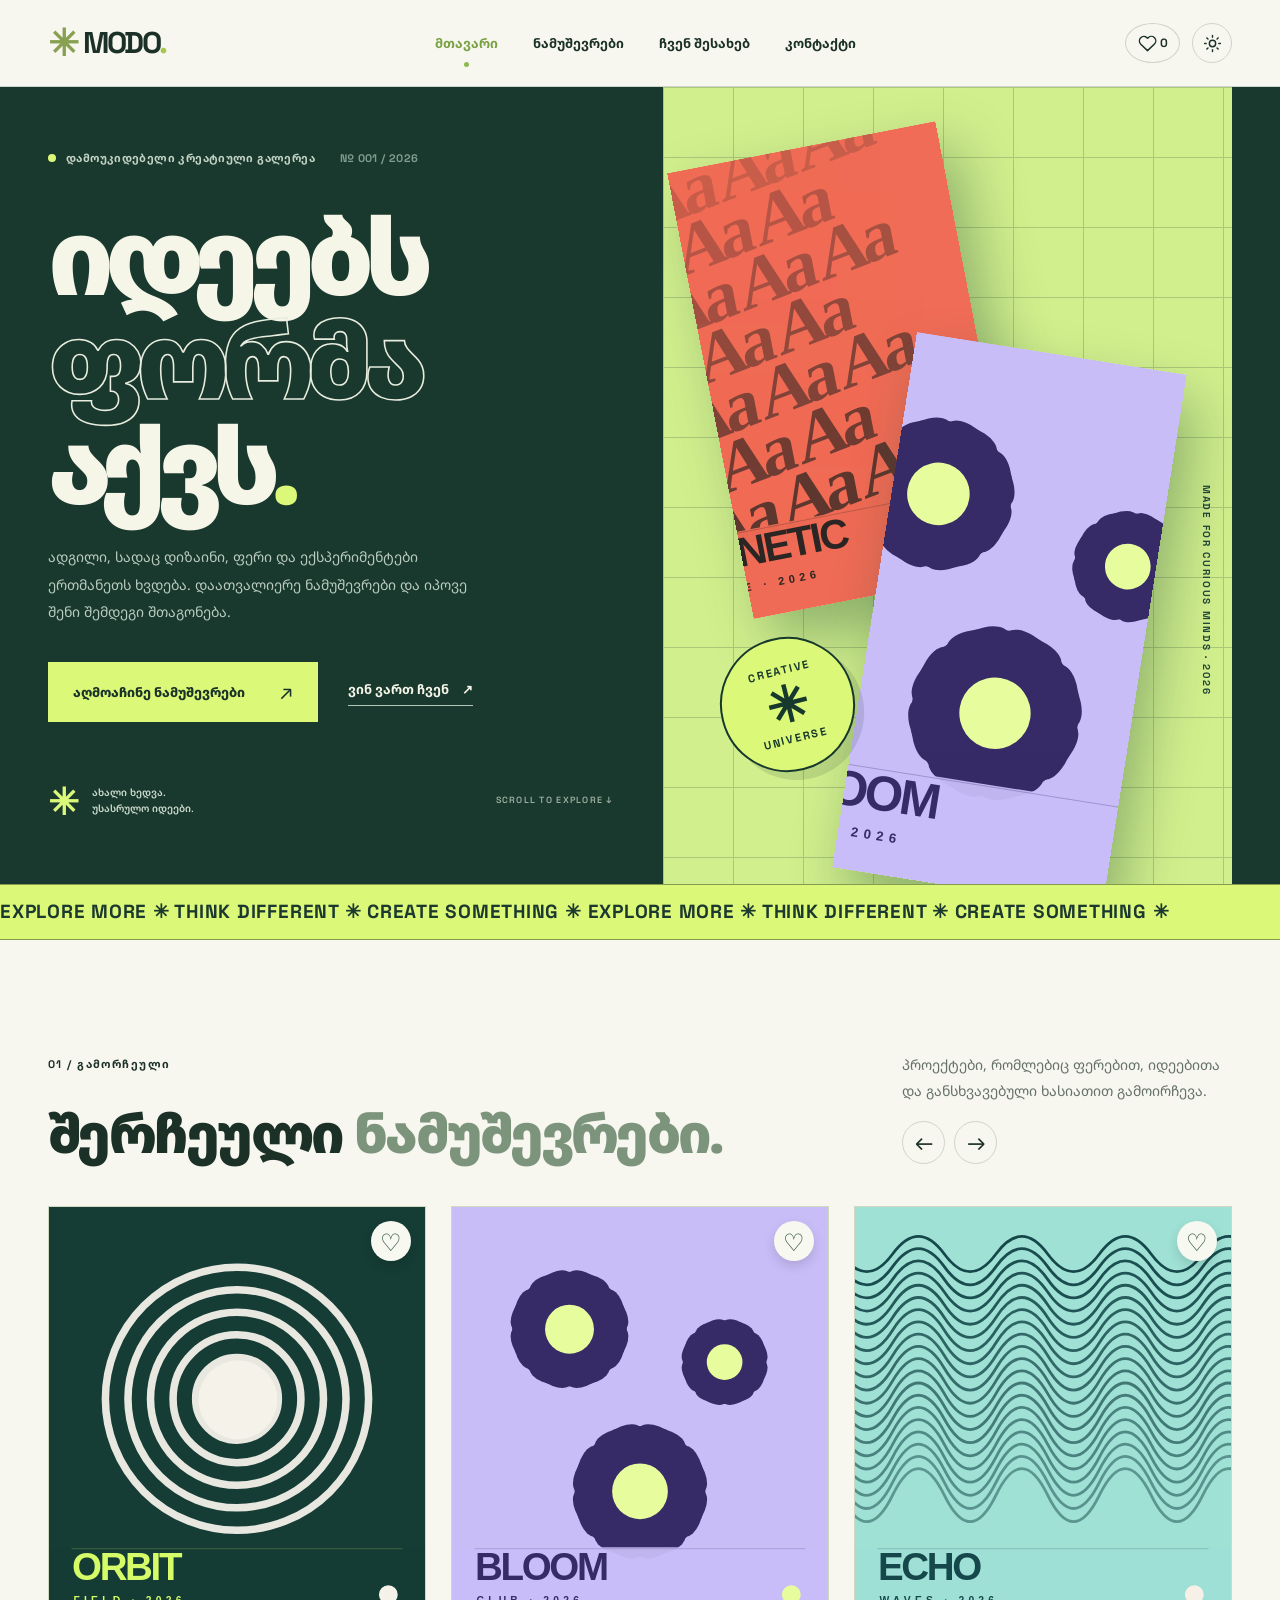
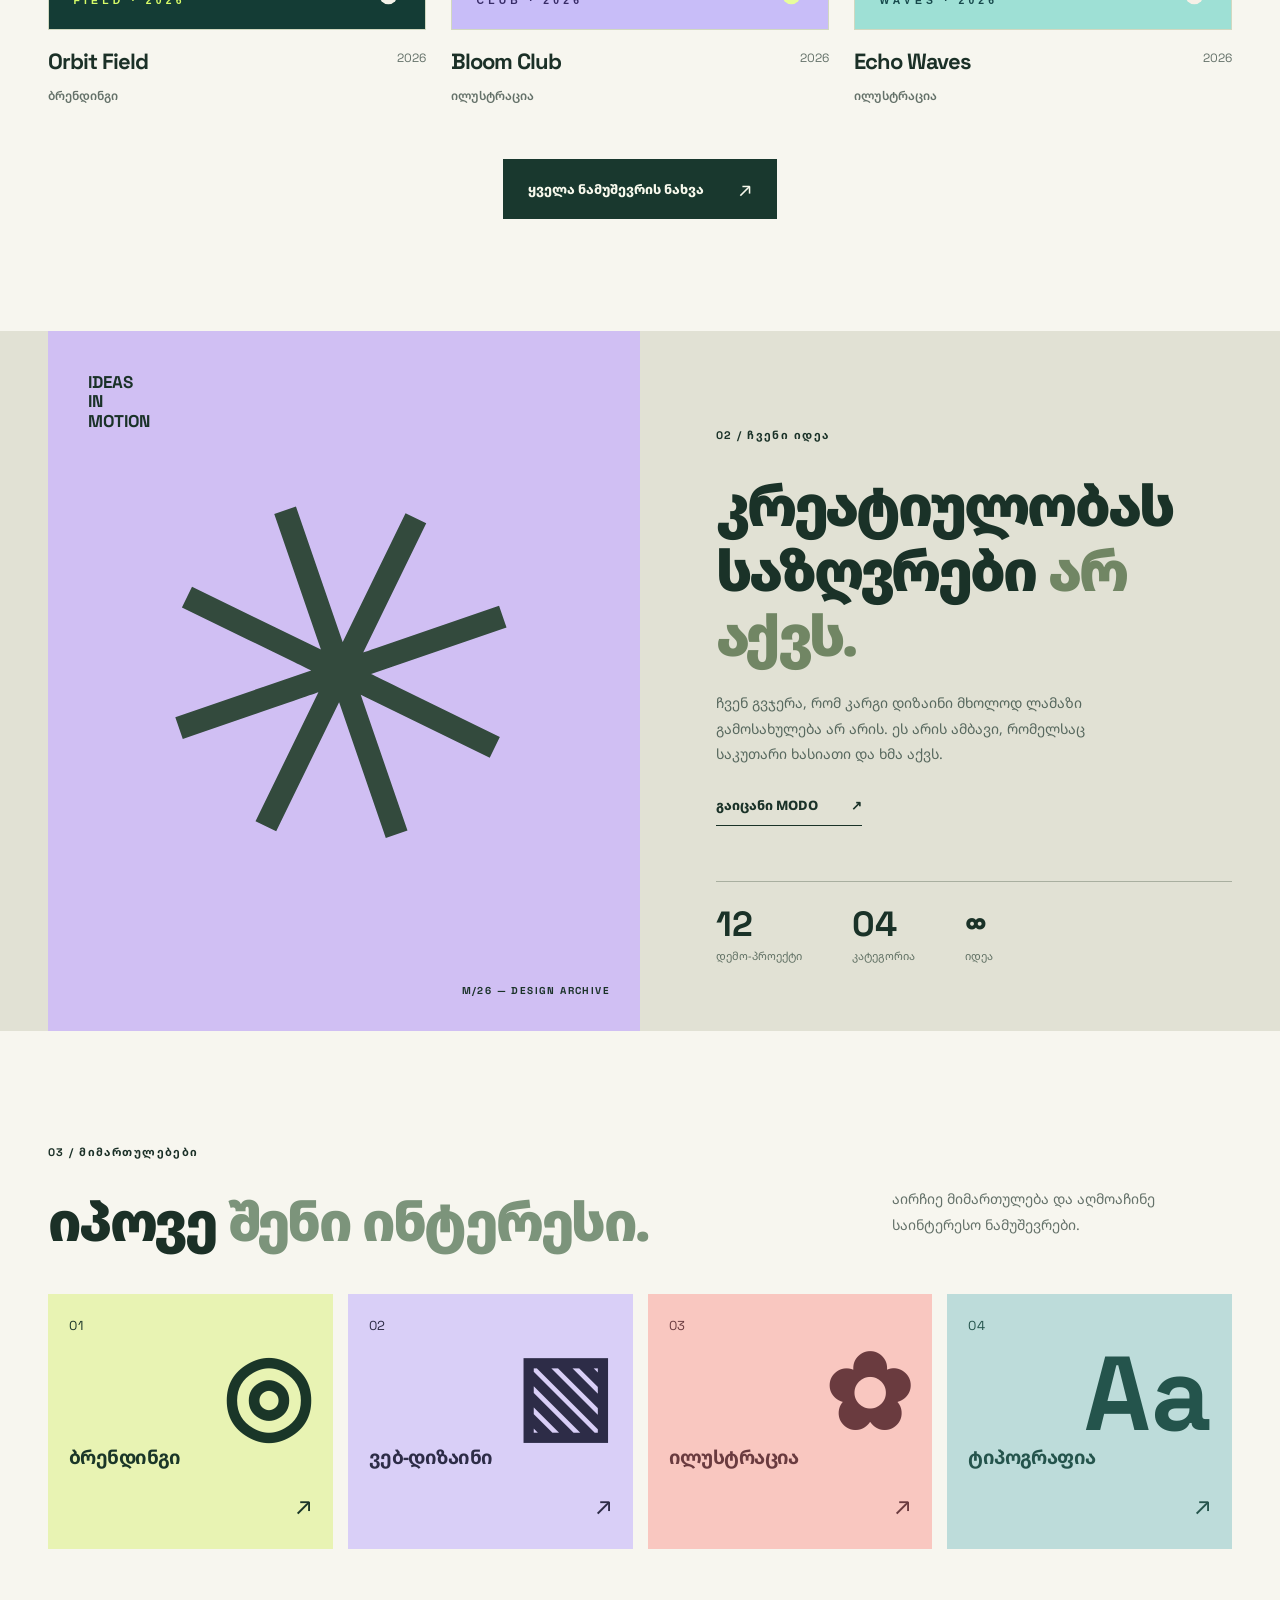
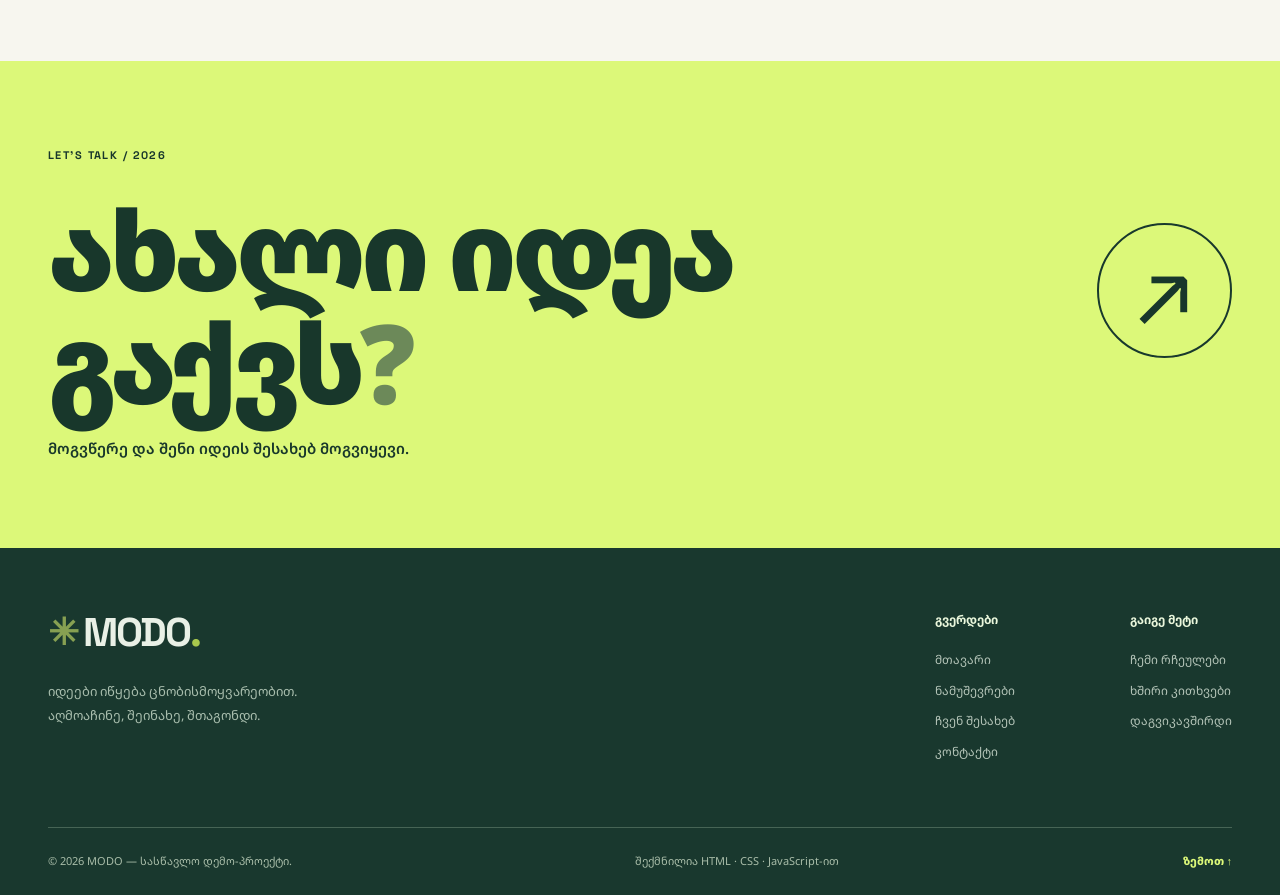
<file: index.html>
<!DOCTYPE html>
<html lang="ka">
<head>
 <meta charset="UTF-8">
 <meta name="viewport" content="width=device-width,initial-scale=1">
 <meta name="theme-color" content="#f7f6ef">
 <meta name="description" content="MODO — კრეატიული გალერეა, რომელიც აერთიანებს ორიგინალურ დიზაინ-პროექტებს და იდეებს.">
 <title>მთავარი — იდეებს ფორმა აქვს | MODO</title>
 <link rel="icon" type="image/svg+xml" href="assets/favicon.svg">
 <link rel="preconnect" href="https://fonts.googleapis.com">
 <link rel="preconnect" href="https://fonts.gstatic.com" crossorigin>
 <link href="https://fonts.googleapis.com/css2?family=Noto+Sans+Georgian:wght@400;500;600;700;800;900&family=Space+Grotesk:wght@400;500;600;700&display=swap" rel="stylesheet">
 <link rel="stylesheet" href="style.css">
 <script src="data.js" defer></script>
 <script src="app.js" defer></script>
</head>
<body data-page="home">
<a class="skip-link" href="#main">მთავარ შიგთავსზე გადასვლა</a>
<header class="site-header" id="top">
 <div class="header-inner container">
  <a href="index.html" class="brand" aria-label="MODO — მთავარი გვერდი"><span class="brand-symbol" aria-hidden="true">✳</span><span>MODO<span class="brand-period">.</span></span></a>
  <nav class="desktop-nav" aria-label="მთავარი მენიუ"><a class="nav-link active" href="index.html" aria-current="page">მთავარი</a><a class="nav-link " href="projects.html" >ნამუშევრები</a><a class="nav-link " href="about.html" >ჩვენ შესახებ</a><a class="nav-link " href="contact.html" >კონტაქტი</a></nav>
  <div class="header-actions">
   <a class="saved-link" href="projects.html?favorites=1" title="რჩეული ნამუშევრები" aria-label="რჩეული ნამუშევრების ნახვა"><svg class="icon-svg" viewBox="0 0 24 24" aria-hidden="true"><path d="M20.8 4.6a5.6 5.6 0 0 0-7.9 0l-.9.9-.9-.9a5.6 5.6 0 0 0-7.9 7.9L12 21l8.8-8.5a5.6 5.6 0 0 0 0-7.9Z"/></svg><span class="saved-count">0</span></a>
   <button type="button" class="icon-btn theme-toggle" aria-label="თემის შეცვლა" title="ღია / მუქი თემა"><svg class="icon-svg sun-icon" viewBox="0 0 24 24" aria-hidden="true"><circle cx="12" cy="12" r="4"/><path d="M12 2v2m0 16v2M4.9 4.9l1.4 1.4m11.4 11.4 1.4 1.4M2 12h2m16 0h2M4.9 19.1l1.4-1.4M17.7 6.3l1.4-1.4"/></svg></button>
   <button type="button" class="icon-btn menu-toggle" aria-label="მენიუს გახსნა" aria-expanded="false" aria-controls="mobile-nav"><span class="menu-bars"></span></button>
  </div>
 </div>
 <nav id="mobile-nav" class="mobile-nav" aria-label="მობილური მენიუ" hidden><a class="nav-link active" href="index.html" aria-current="page">მთავარი</a><a class="nav-link " href="projects.html" >ნამუშევრები</a><a class="nav-link " href="about.html" >ჩვენ შესახებ</a><a class="nav-link " href="contact.html" >კონტაქტი</a></nav>
</header>
<main id="main">
<section class="hero-section"><div class="container hero-layout">
 <div class="hero-copy"><div class="eyebrow"><span class="eyebrow-dot"></span> დამოუკიდებელი კრეატიული გალერეა <span class="eyebrow-num">№ 001 / 2026</span></div>
  <h1>იდეებს<br><span class="headline-outline">ფორმა</span><br>აქვს<span class="hero-period">.</span></h1>
  <p class="hero-lead">ადგილი, სადაც დიზაინი, ფერი და ექსპერიმენტები ერთმანეთს ხვდება. დაათვალიერე ნამუშევრები და იპოვე შენი შემდეგი შთაგონება.</p>
  <div class="hero-actions"><a class="btn btn-accent" href="projects.html">აღმოაჩინე ნამუშევრები <span aria-hidden="true">↗</span></a><a class="text-cta" href="about.html">ვინ ვართ ჩვენ <span aria-hidden="true">↗</span></a></div>
  <div class="hero-bottom"><span class="round-star" aria-hidden="true">✳</span><span>ახალი ხედვა.<br>უსასრულო იდეები.</span><span class="hero-scroll" aria-hidden="true">SCROLL TO EXPLORE ↓</span></div>
 </div>
 <div class="hero-visual" role="group" aria-label="ფერადი გრაფიკული პოსტერების კომპოზიცია"><div class="visual-grid" aria-hidden="true"></div><div class="hero-poster hero-poster-back"><img src="assets/posters/02.svg" alt="Kinetic Type — აბსტრაქტული ნარინჯისფერი პოსტერი" width="800" height="900"></div><div class="hero-poster hero-poster-front"><img src="assets/posters/03.svg" alt="Bloom Club — იასამნისფერი ყვავილების პოსტერი" width="800" height="900"></div><div class="hero-stamp"><span>CREATIVE</span><span class="stamp-star">✳</span><span>UNIVERSE</span></div><span class="vertical-tag">MADE FOR CURIOUS MINDS · 2026</span></div>
 </div></section>
<div class="ticker" role="group" aria-label="კრეატიულობა, იდეები, დიზაინი"><div class="ticker-track" aria-hidden="true">EXPLORE MORE ✳ THINK DIFFERENT ✳ CREATE SOMETHING ✳ EXPLORE MORE ✳ THINK DIFFERENT ✳ CREATE SOMETHING ✳ </div></div>
<section class="section-pad featured-section" aria-labelledby="featured-title"><div class="container">
 <div class="section-head"><div><span class="section-kicker">01 / გამორჩეული</span><h2 id="featured-title">შერჩეული <em>ნამუშევრები.</em></h2></div><div class="section-head-right"><p>პროექტები, რომლებიც ფერებით, იდეებითა და განსხვავებული ხასიათით გამოირჩევა.</p><div class="carousel-controls"><button class="round-btn" id="feature-prev" type="button" aria-label="წინა ნამუშევრები">←</button><button class="round-btn" id="feature-next" type="button" aria-label="შემდეგი ნამუშევრები">→</button></div></div></div>
 <div class="project-grid featured-grid" id="featured-grid" aria-live="polite"></div>
 <div class="center-action"><a class="btn btn-dark" href="projects.html">ყველა ნამუშევრის ნახვა <span aria-hidden="true">↗</span></a></div>
 </div></section>
<section class="manifesto-section"><div class="container manifesto-grid"><div class="manifesto-art"><span class="man-sticker">IDEAS<br>IN<br>MOTION</span><span class="huge-asterisk" aria-hidden="true">✳</span><span class="art-corner">M/26 — DESIGN ARCHIVE</span></div><div class="manifesto-copy"><span class="section-kicker">02 / ჩვენი იდეა</span><h2>კრეატიულობას<br>საზღვრები <em>არ აქვს.</em></h2><p>ჩვენ გვჯერა, რომ კარგი დიზაინი მხოლოდ ლამაზი გამოსახულება არ არის. ეს არის ამბავი, რომელსაც საკუთარი ხასიათი და ხმა აქვს.</p><a class="link-arrow" href="about.html">გაიცანი MODO <span aria-hidden="true">↗</span></a><div class="manifesto-numbers"><div><strong>12</strong><span>დემო-პროექტი</span></div><div><strong>04</strong><span>კატეგორია</span></div><div><strong>∞</strong><span>იდეა</span></div></div></div></div></section>
<section class="section-pad categories-section"><div class="container"><div class="section-head"><div><span class="section-kicker">03 / მიმართულებები</span><h2>იპოვე <em>შენი ინტერესი.</em></h2></div><p class="intro-small">აირჩიე მიმართულება და აღმოაჩინე საინტერესო ნამუშევრები.</p></div><div class="category-tiles"><a href="projects.html?category=branding" class="category-tile tile-yellow"><span class="cat-number">01</span><span class="cat-graphic">◎</span><strong>ბრენდინგი</strong><span class="cat-arrow">↗</span></a><a href="projects.html?category=web" class="category-tile tile-lilac"><span class="cat-number">02</span><span class="cat-graphic">▧</span><strong>ვებ-დიზაინი</strong><span class="cat-arrow">↗</span></a><a href="projects.html?category=illustration" class="category-tile tile-pink"><span class="cat-number">03</span><span class="cat-graphic">✿</span><strong>ილუსტრაცია</strong><span class="cat-arrow">↗</span></a><a href="projects.html?category=type" class="category-tile tile-blue"><span class="cat-number">04</span><span class="cat-graphic">Aa</span><strong>ტიპოგრაფია</strong><span class="cat-arrow">↗</span></a></div></div></section>
<section class="callout-section"><div class="container"><div><span class="section-kicker">LET'S TALK / 2026</span><h2>ახალი იდეა<br>გაქვს<span>?</span></h2></div><a href="contact.html" class="callout-link" aria-label="კონტაქტის გვერდის გახსნა">↗</a><p>მოგვწერე და შენი იდეის შესახებ მოგვიყევი.</p></div></section>
</main>
<footer class="site-footer">
 <div class="container">
  <div class="footer-top"><div><a href="index.html" class="brand footer-brand"><span class="brand-symbol" aria-hidden="true">✳</span>MODO<span class="brand-period">.</span></a><p>იდეები იწყება ცნობისმოყვარეობით.<br>აღმოაჩინე, შეინახე, შთაგონდი.</p></div>
  <div class="footer-nav-group"><div><h3>გვერდები</h3><a href="index.html">მთავარი</a><a href="projects.html">ნამუშევრები</a><a href="about.html">ჩვენ შესახებ</a><a href="contact.html">კონტაქტი</a></div><div><h3>გაიგე მეტი</h3><a href="projects.html?favorites=1">ჩემი რჩეულები</a><a href="about.html#faq">ხშირი კითხვები</a><a href="contact.html#message">დაგვიკავშირდი</a></div></div></div>
  <div class="footer-bottom"><span>© 2026 MODO — სასწავლო დემო-პროექტი.</span><span>შექმნილია HTML · CSS · JavaScript-ით</span><a href="#top" class="back-to-top">ზემოთ ↑</a></div>
 </div>
</footer>
<div class="toast" role="status" aria-live="polite"></div>
</body>
</html>
</file>
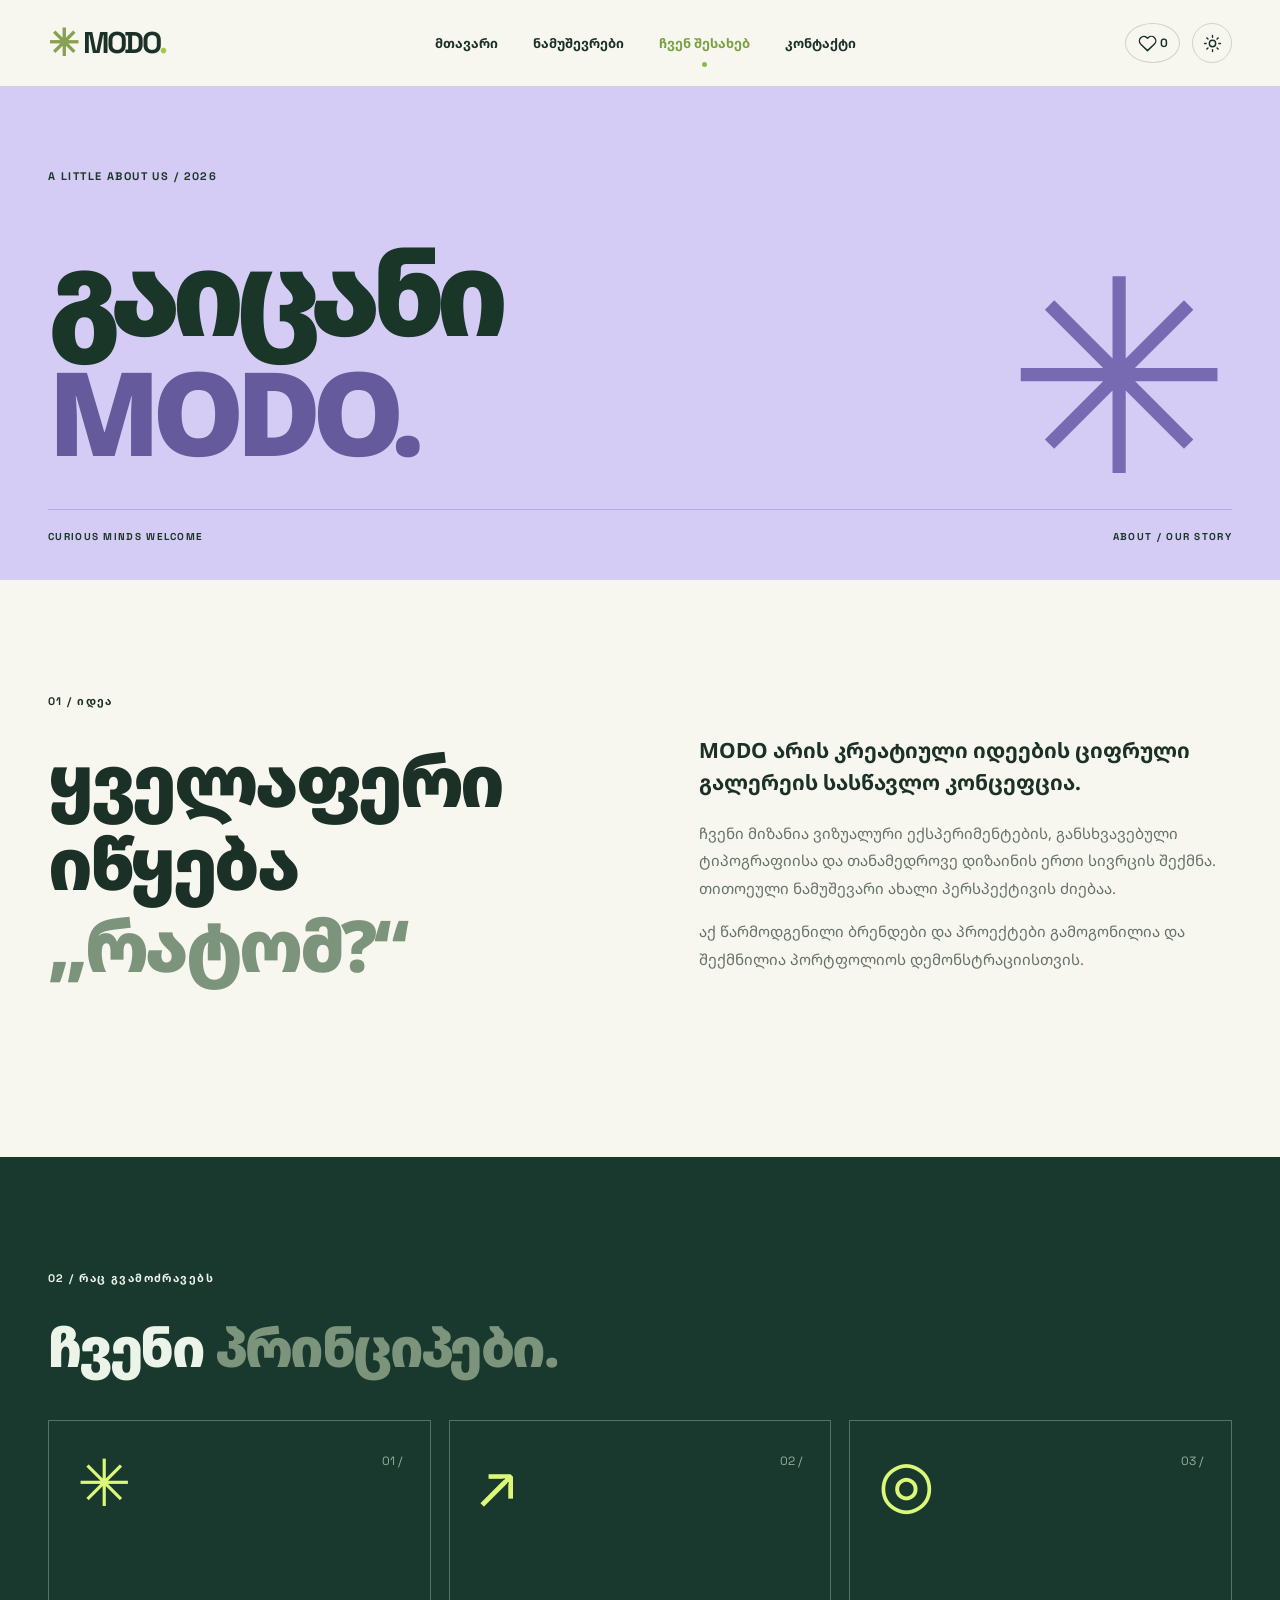
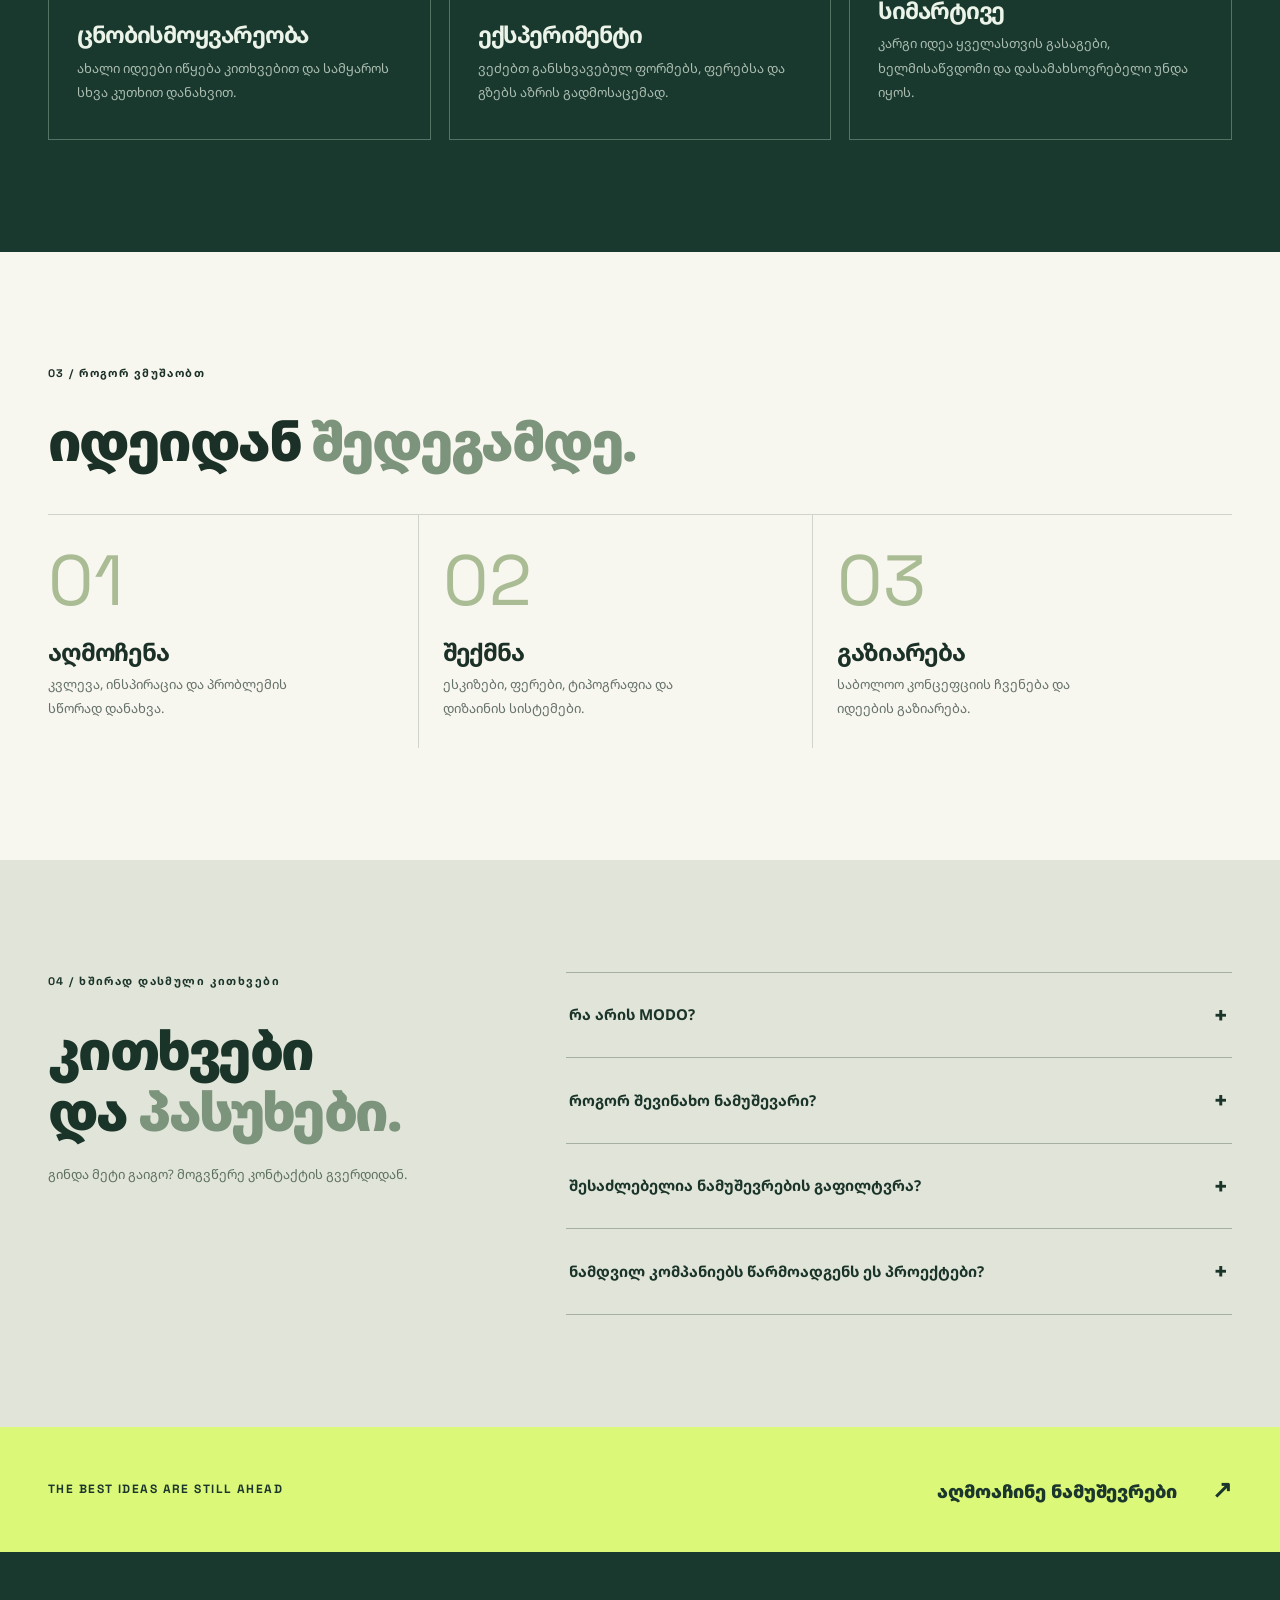
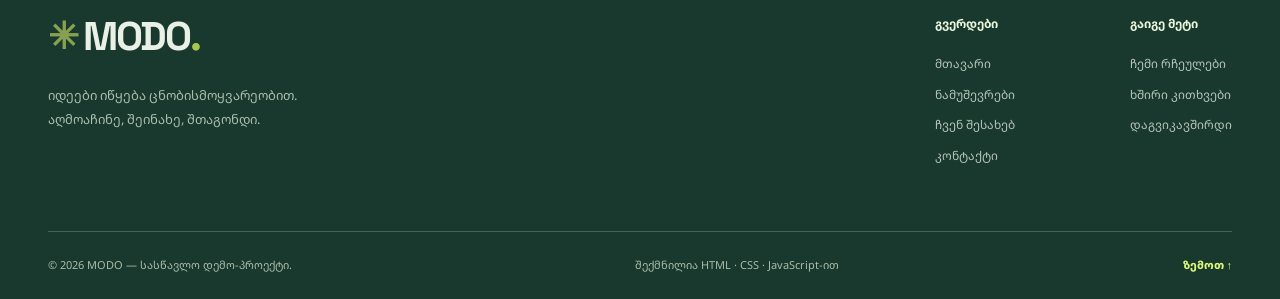
<file: about.html>
<!DOCTYPE html>
<html lang="ka">
<head>
 <meta charset="UTF-8">
 <meta name="viewport" content="width=device-width,initial-scale=1">
 <meta name="theme-color" content="#f7f6ef">
 <meta name="description" content="გაიგე მეტი MODO-ს იდეის, პრინციპებისა და დიზაინის პროცესის შესახებ.">
 <title>ჩვენ შესახებ — კრეატიული ხედვა | MODO</title>
 <link rel="icon" type="image/svg+xml" href="assets/favicon.svg">
 <link rel="preconnect" href="https://fonts.googleapis.com">
 <link rel="preconnect" href="https://fonts.gstatic.com" crossorigin>
 <link href="https://fonts.googleapis.com/css2?family=Noto+Sans+Georgian:wght@400;500;600;700;800;900&family=Space+Grotesk:wght@400;500;600;700&display=swap" rel="stylesheet">
 <link rel="stylesheet" href="style.css">
 <script src="data.js" defer></script>
 <script src="app.js" defer></script>
</head>
<body data-page="about">
<a class="skip-link" href="#main">მთავარ შიგთავსზე გადასვლა</a>
<header class="site-header" id="top">
 <div class="header-inner container">
  <a href="index.html" class="brand" aria-label="MODO — მთავარი გვერდი"><span class="brand-symbol" aria-hidden="true">✳</span><span>MODO<span class="brand-period">.</span></span></a>
  <nav class="desktop-nav" aria-label="მთავარი მენიუ"><a class="nav-link " href="index.html" >მთავარი</a><a class="nav-link " href="projects.html" >ნამუშევრები</a><a class="nav-link active" href="about.html" aria-current="page">ჩვენ შესახებ</a><a class="nav-link " href="contact.html" >კონტაქტი</a></nav>
  <div class="header-actions">
   <a class="saved-link" href="projects.html?favorites=1" title="რჩეული ნამუშევრები" aria-label="რჩეული ნამუშევრების ნახვა"><svg class="icon-svg" viewBox="0 0 24 24" aria-hidden="true"><path d="M20.8 4.6a5.6 5.6 0 0 0-7.9 0l-.9.9-.9-.9a5.6 5.6 0 0 0-7.9 7.9L12 21l8.8-8.5a5.6 5.6 0 0 0 0-7.9Z"/></svg><span class="saved-count">0</span></a>
   <button type="button" class="icon-btn theme-toggle" aria-label="თემის შეცვლა" title="ღია / მუქი თემა"><svg class="icon-svg sun-icon" viewBox="0 0 24 24" aria-hidden="true"><circle cx="12" cy="12" r="4"/><path d="M12 2v2m0 16v2M4.9 4.9l1.4 1.4m11.4 11.4 1.4 1.4M2 12h2m16 0h2M4.9 19.1l1.4-1.4M17.7 6.3l1.4-1.4"/></svg></button>
   <button type="button" class="icon-btn menu-toggle" aria-label="მენიუს გახსნა" aria-expanded="false" aria-controls="mobile-nav"><span class="menu-bars"></span></button>
  </div>
 </div>
 <nav id="mobile-nav" class="mobile-nav" aria-label="მობილური მენიუ" hidden><a class="nav-link " href="index.html" >მთავარი</a><a class="nav-link " href="projects.html" >ნამუშევრები</a><a class="nav-link active" href="about.html" aria-current="page">ჩვენ შესახებ</a><a class="nav-link " href="contact.html" >კონტაქტი</a></nav>
</header>
<main id="main">
<section class="page-hero about-hero"><div class="container"><span class="section-kicker">A LITTLE ABOUT US / 2026</span><div class="page-hero-row"><h1>გაიცანი<br><em>MODO.</em></h1><span class="page-hero-symbol">✳</span></div><div class="hero-rule"><span>CURIOUS MINDS WELCOME</span><span>ABOUT / OUR STORY</span></div></div></section>
<section class="section-pad about-intro"><div class="container about-intro-grid"><div><span class="section-kicker">01 / იდეა</span><h2>ყველაფერი<br>იწყება <em>„რატომ?“</em></h2></div><div class="about-intro-text"><p class="large-para">MODO არის კრეატიული იდეების ციფრული გალერეის სასწავლო კონცეფცია.</p><p>ჩვენი მიზანია ვიზუალური ექსპერიმენტების, განსხვავებული ტიპოგრაფიისა და თანამედროვე დიზაინის ერთი სივრცის შექმნა. თითოეული ნამუშევარი ახალი პერსპექტივის ძიებაა.</p><p>აქ წარმოდგენილი ბრენდები და პროექტები გამოგონილია და შექმნილია პორტფოლიოს დემონსტრაციისთვის.</p></div></div></section>
<section class="values-section section-pad"><div class="container"><span class="section-kicker">02 / რაც გვამოძრავებს</span><div class="section-head"><h2>ჩვენი <em>პრინციპები.</em></h2></div><div class="value-grid"><article class="value-card"><span class="value-ico">✳</span><span class="value-n">01 /</span><h3>ცნობისმოყვარეობა</h3><p>ახალი იდეები იწყება კითხვებით და სამყაროს სხვა კუთხით დანახვით.</p></article><article class="value-card"><span class="value-ico">↗</span><span class="value-n">02 /</span><h3>ექსპერიმენტი</h3><p>ვეძებთ განსხვავებულ ფორმებს, ფერებსა და გზებს აზრის გადმოსაცემად.</p></article><article class="value-card"><span class="value-ico">◎</span><span class="value-n">03 /</span><h3>სიმარტივე</h3><p>კარგი იდეა ყველასთვის გასაგები, ხელმისაწვდომი და დასამახსოვრებელი უნდა იყოს.</p></article></div></div></section>
<section class="process-section section-pad"><div class="container"><div class="section-head"><div><span class="section-kicker">03 / როგორ ვმუშაობთ</span><h2>იდეიდან <em>შედეგამდე.</em></h2></div></div><div class="process-steps"><div><span>01</span><h3>აღმოჩენა</h3><p>კვლევა, ინსპირაცია და პრობლემის სწორად დანახვა.</p></div><div><span>02</span><h3>შექმნა</h3><p>ესკიზები, ფერები, ტიპოგრაფია და დიზაინის სისტემები.</p></div><div><span>03</span><h3>გაზიარება</h3><p>საბოლოო კონცეფციის ჩვენება და იდეების გაზიარება.</p></div></div></div></section>
<section class="faq-section section-pad" id="faq"><div class="container faq-grid"><div><span class="section-kicker">04 / ხშირად დასმული კითხვები</span><h2>კითხვები<br>და <em>პასუხები.</em></h2><p>გინდა მეტი გაიგო? მოგვწერე კონტაქტის გვერდიდან.</p></div><div class="faq-list"><details><summary>რა არის MODO? <span aria-hidden="true">+</span></summary><p>MODO არის Front-end-ის სასწავლო დემო-პროექტი: თანამედროვე, ინტერაქტიული ციფრული გალერეა.</p></details><details><summary>როგორ შევინახო ნამუშევარი? <span aria-hidden="true">+</span></summary><p>დააჭირე გულის სიმბოლოს ნებისმიერ ბარათზე. არჩევანი შენს ბრაუზერში, localStorage-ში შეინახება.</p></details><details><summary>შესაძლებელია ნამუშევრების გაფილტვრა? <span aria-hidden="true">+</span></summary><p>დიახ. ნამუშევრების გვერდზე ხელმისაწვდომია კატეგორია, ცოცხალი ძიება, დალაგება და რჩეულების ფილტრი.</p></details><details><summary>ნამდვილ კომპანიებს წარმოადგენს ეს პროექტები? <span aria-hidden="true">+</span></summary><p>არა. პროექტები და ბრენდების სახელები მხოლოდ დემონსტრაციისთვისაა გამოგონილი.</p></details></div></div></section>
<div class="about-end"><div class="container"><span>THE BEST IDEAS ARE STILL AHEAD</span><a href="projects.html">აღმოაჩინე ნამუშევრები <span>↗</span></a></div></div>
</main>
<footer class="site-footer">
 <div class="container">
  <div class="footer-top"><div><a href="index.html" class="brand footer-brand"><span class="brand-symbol" aria-hidden="true">✳</span>MODO<span class="brand-period">.</span></a><p>იდეები იწყება ცნობისმოყვარეობით.<br>აღმოაჩინე, შეინახე, შთაგონდი.</p></div>
  <div class="footer-nav-group"><div><h3>გვერდები</h3><a href="index.html">მთავარი</a><a href="projects.html">ნამუშევრები</a><a href="about.html">ჩვენ შესახებ</a><a href="contact.html">კონტაქტი</a></div><div><h3>გაიგე მეტი</h3><a href="projects.html?favorites=1">ჩემი რჩეულები</a><a href="about.html#faq">ხშირი კითხვები</a><a href="contact.html#message">დაგვიკავშირდი</a></div></div></div>
  <div class="footer-bottom"><span>© 2026 MODO — სასწავლო დემო-პროექტი.</span><span>შექმნილია HTML · CSS · JavaScript-ით</span><a href="#top" class="back-to-top">ზემოთ ↑</a></div>
 </div>
</footer>
<div class="toast" role="status" aria-live="polite"></div>
</body>
</html>
</file>
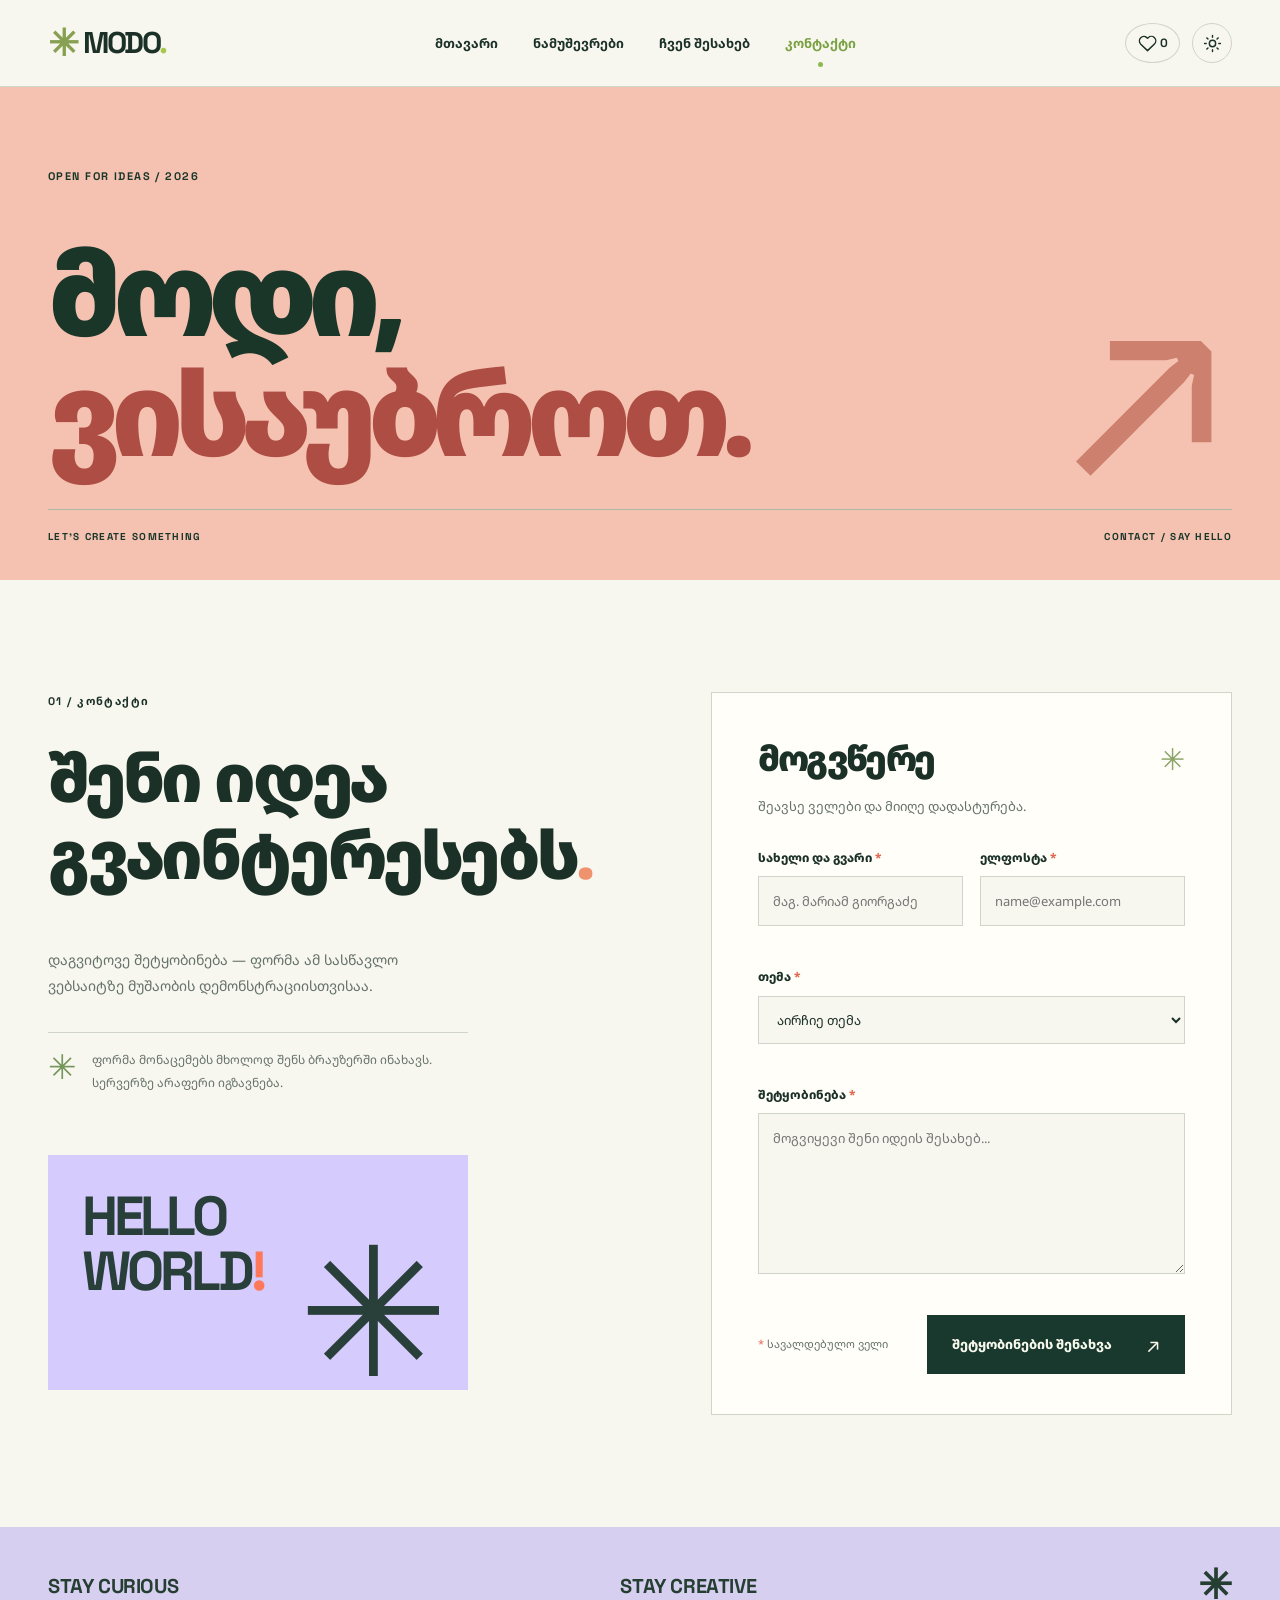
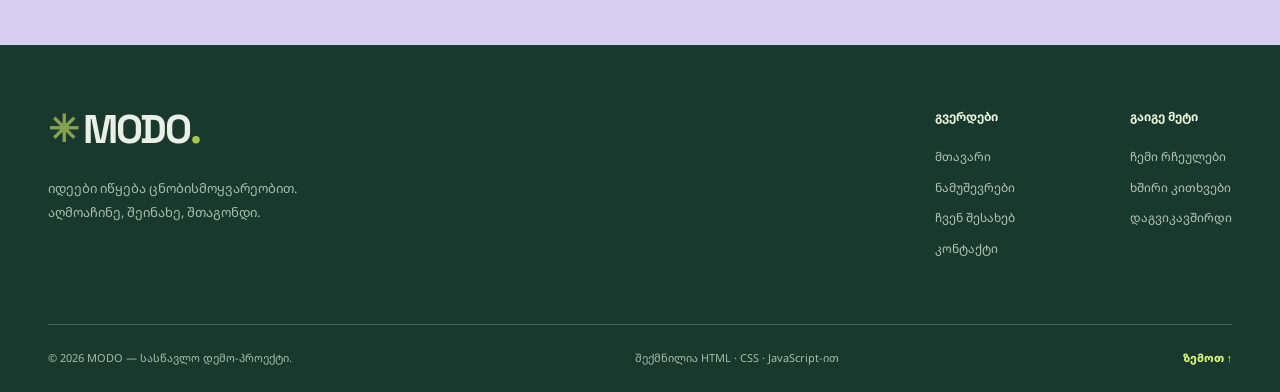
<file: contact.html>
<!DOCTYPE html>
<html lang="ka">
<head>
 <meta charset="UTF-8">
 <meta name="viewport" content="width=device-width,initial-scale=1">
 <meta name="theme-color" content="#f7f6ef">
 <meta name="description" content="დაუკავშირდი MODO-ს სასწავლო საკონტაქტო ფორმის საშუალებით.">
 <title>კონტაქტი — მოგვწერე | MODO</title>
 <link rel="icon" type="image/svg+xml" href="assets/favicon.svg">
 <link rel="preconnect" href="https://fonts.googleapis.com">
 <link rel="preconnect" href="https://fonts.gstatic.com" crossorigin>
 <link href="https://fonts.googleapis.com/css2?family=Noto+Sans+Georgian:wght@400;500;600;700;800;900&family=Space+Grotesk:wght@400;500;600;700&display=swap" rel="stylesheet">
 <link rel="stylesheet" href="style.css">
 <script src="data.js" defer></script>
 <script src="app.js" defer></script>
</head>
<body data-page="contact">
<a class="skip-link" href="#main">მთავარ შიგთავსზე გადასვლა</a>
<header class="site-header" id="top">
 <div class="header-inner container">
  <a href="index.html" class="brand" aria-label="MODO — მთავარი გვერდი"><span class="brand-symbol" aria-hidden="true">✳</span><span>MODO<span class="brand-period">.</span></span></a>
  <nav class="desktop-nav" aria-label="მთავარი მენიუ"><a class="nav-link " href="index.html" >მთავარი</a><a class="nav-link " href="projects.html" >ნამუშევრები</a><a class="nav-link " href="about.html" >ჩვენ შესახებ</a><a class="nav-link active" href="contact.html" aria-current="page">კონტაქტი</a></nav>
  <div class="header-actions">
   <a class="saved-link" href="projects.html?favorites=1" title="რჩეული ნამუშევრები" aria-label="რჩეული ნამუშევრების ნახვა"><svg class="icon-svg" viewBox="0 0 24 24" aria-hidden="true"><path d="M20.8 4.6a5.6 5.6 0 0 0-7.9 0l-.9.9-.9-.9a5.6 5.6 0 0 0-7.9 7.9L12 21l8.8-8.5a5.6 5.6 0 0 0 0-7.9Z"/></svg><span class="saved-count">0</span></a>
   <button type="button" class="icon-btn theme-toggle" aria-label="თემის შეცვლა" title="ღია / მუქი თემა"><svg class="icon-svg sun-icon" viewBox="0 0 24 24" aria-hidden="true"><circle cx="12" cy="12" r="4"/><path d="M12 2v2m0 16v2M4.9 4.9l1.4 1.4m11.4 11.4 1.4 1.4M2 12h2m16 0h2M4.9 19.1l1.4-1.4M17.7 6.3l1.4-1.4"/></svg></button>
   <button type="button" class="icon-btn menu-toggle" aria-label="მენიუს გახსნა" aria-expanded="false" aria-controls="mobile-nav"><span class="menu-bars"></span></button>
  </div>
 </div>
 <nav id="mobile-nav" class="mobile-nav" aria-label="მობილური მენიუ" hidden><a class="nav-link " href="index.html" >მთავარი</a><a class="nav-link " href="projects.html" >ნამუშევრები</a><a class="nav-link " href="about.html" >ჩვენ შესახებ</a><a class="nav-link active" href="contact.html" aria-current="page">კონტაქტი</a></nav>
</header>
<main id="main">
<section class="page-hero contact-hero"><div class="container"><span class="section-kicker">OPEN FOR IDEAS / 2026</span><div class="page-hero-row"><h1>მოდი,<br><em>ვისაუბროთ.</em></h1><span class="page-hero-symbol">↗</span></div><div class="hero-rule"><span>LET'S CREATE SOMETHING</span><span>CONTACT / SAY HELLO</span></div></div></section>
<section class="section-pad contact-section"><div class="container contact-grid"><div class="contact-aside"><span class="section-kicker">01 / კონტაქტი</span><h2>შენი იდეა<br>გვაინტერესებს<span class="colored-dot">.</span></h2><p>დაგვიტოვე შეტყობინება — ფორმა ამ სასწავლო ვებსაიტზე მუშაობის დემონსტრაციისთვისაა.</p><div class="contact-note"><span>✳</span><p>ფორმა მონაცემებს მხოლოდ შენს ბრაუზერში ინახავს. სერვერზე არაფერი იგზავნება.</p></div><div class="contact-graphic" aria-hidden="true"><span>HELLO<br>WORLD<span>!</span></span><i>✳</i></div></div><div class="form-panel" id="message"><div class="form-panel-title"><h2>მოგვწერე</h2><span>✳</span></div><p class="form-intro">შეავსე ველები და მიიღე დადასტურება.</p><form id="contact-form" novalidate><div class="form-row"><div class="field"><label for="full-name">სახელი და გვარი <span>*</span></label><input id="full-name" name="name" placeholder="მაგ. მარიამ გიორგაძე" required minlength="2" maxlength="70" autocomplete="name" aria-describedby="name-error"><span class="field-error" id="name-error" aria-live="polite"></span></div><div class="field"><label for="email">ელფოსტა <span>*</span></label><input type="email" id="email" name="email" placeholder="name@example.com" required autocomplete="email" aria-describedby="email-error"><span class="field-error" id="email-error" aria-live="polite"></span></div></div><div class="field"><label for="subject">თემა <span>*</span></label><select id="subject" name="subject" required aria-describedby="subject-error"><option value="">აირჩიე თემა</option><option value="თანამშრომლობა">თანამშრომლობა</option><option value="დიზაინის პროექტი">დიზაინის პროექტი</option><option value="უკუკავშირი">უკუკავშირი</option><option value="სხვა">სხვა</option></select><span class="field-error" id="subject-error" aria-live="polite"></span></div><div class="field"><label for="message-text">შეტყობინება <span>*</span></label><textarea id="message-text" name="message" rows="6" placeholder="მოგვიყევი შენი იდეის შესახებ..." required minlength="10" maxlength="1500" aria-describedby="message-error"></textarea><span class="field-error" id="message-error" aria-live="polite"></span></div><div class="form-bottom"><p><span>*</span> სავალდებულო ველი</p><button type="submit" class="btn btn-dark">შეტყობინების შენახვა <span aria-hidden="true">↗</span></button></div><div id="form-success" class="form-success" role="status" aria-live="polite" hidden></div></form></div></div></section>
<div class="contact-banner"><div class="container"><span>STAY CURIOUS</span><span>STAY CREATIVE</span><span>✳</span></div></div>
</main>
<footer class="site-footer">
 <div class="container">
  <div class="footer-top"><div><a href="index.html" class="brand footer-brand"><span class="brand-symbol" aria-hidden="true">✳</span>MODO<span class="brand-period">.</span></a><p>იდეები იწყება ცნობისმოყვარეობით.<br>აღმოაჩინე, შეინახე, შთაგონდი.</p></div>
  <div class="footer-nav-group"><div><h3>გვერდები</h3><a href="index.html">მთავარი</a><a href="projects.html">ნამუშევრები</a><a href="about.html">ჩვენ შესახებ</a><a href="contact.html">კონტაქტი</a></div><div><h3>გაიგე მეტი</h3><a href="projects.html?favorites=1">ჩემი რჩეულები</a><a href="about.html#faq">ხშირი კითხვები</a><a href="contact.html#message">დაგვიკავშირდი</a></div></div></div>
  <div class="footer-bottom"><span>© 2026 MODO — სასწავლო დემო-პროექტი.</span><span>შექმნილია HTML · CSS · JavaScript-ით</span><a href="#top" class="back-to-top">ზემოთ ↑</a></div>
 </div>
</footer>
<div class="toast" role="status" aria-live="polite"></div>
</body>
</html>
</file>
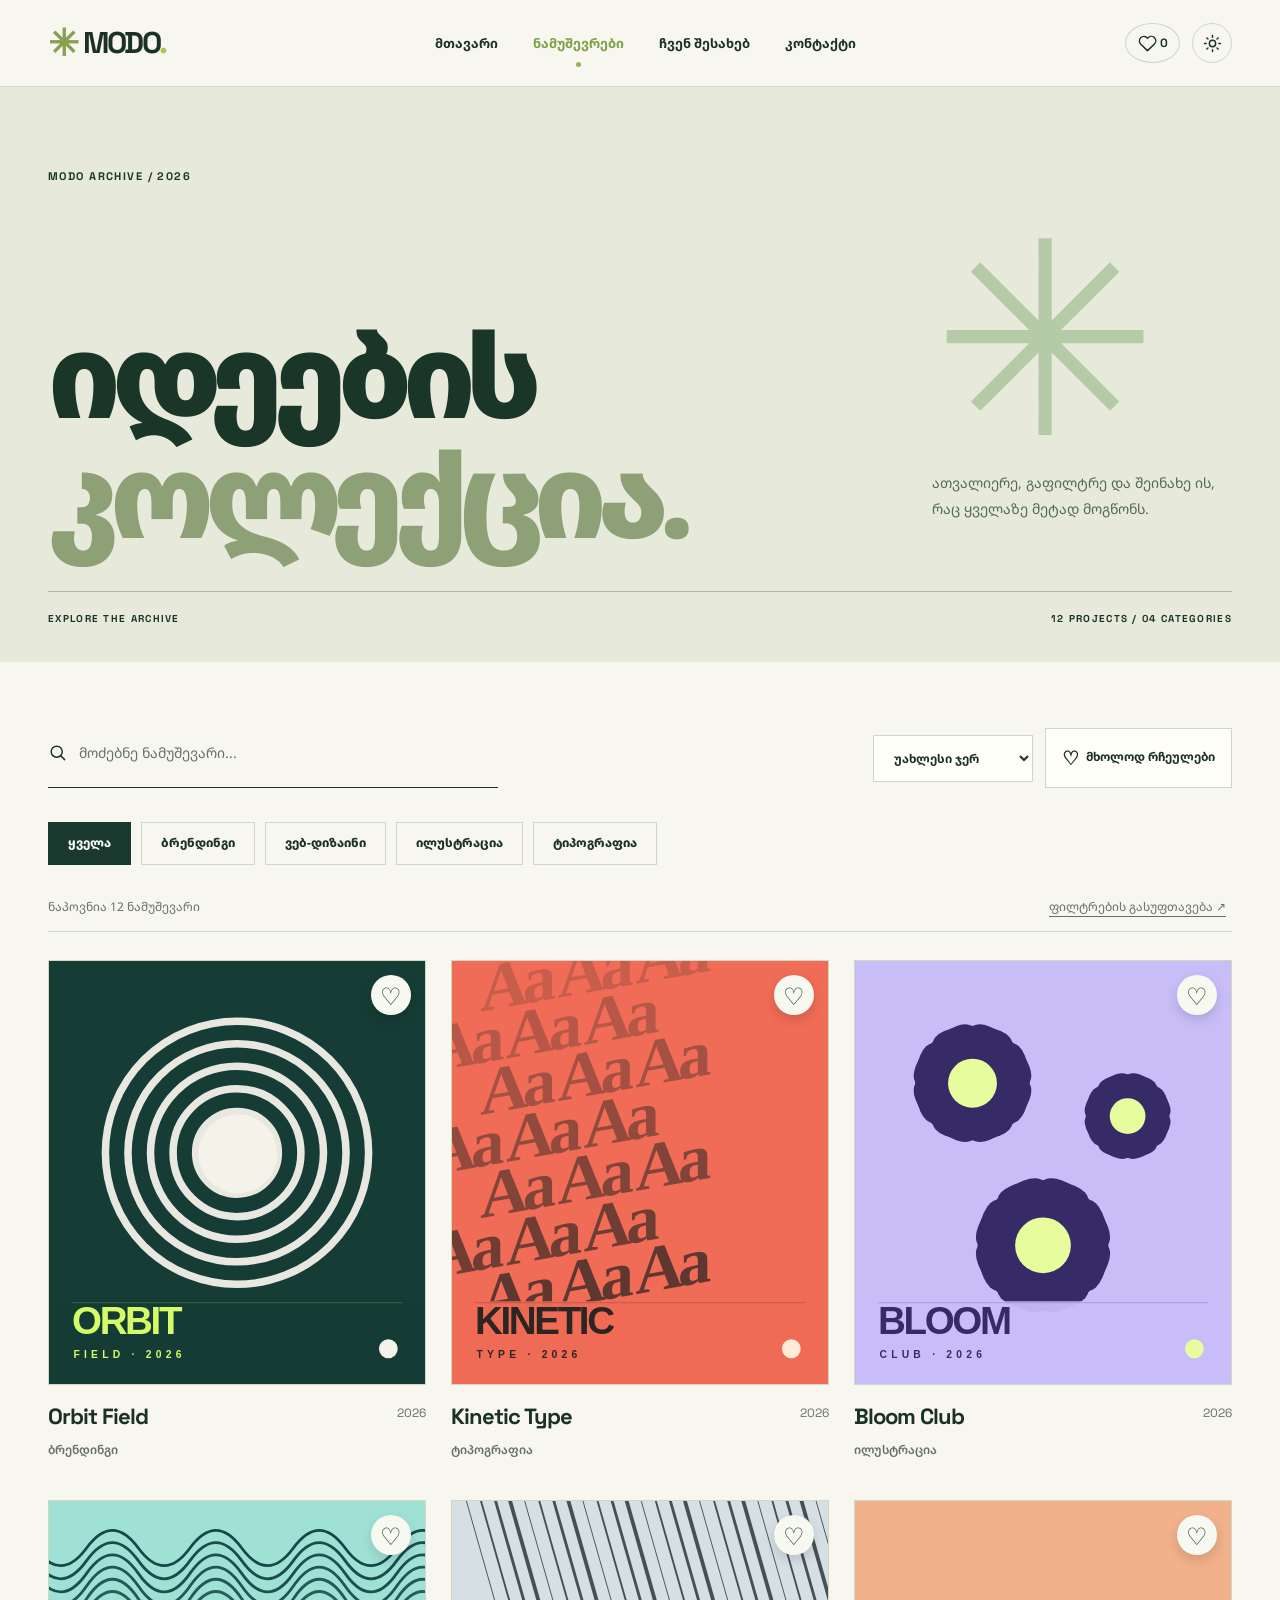
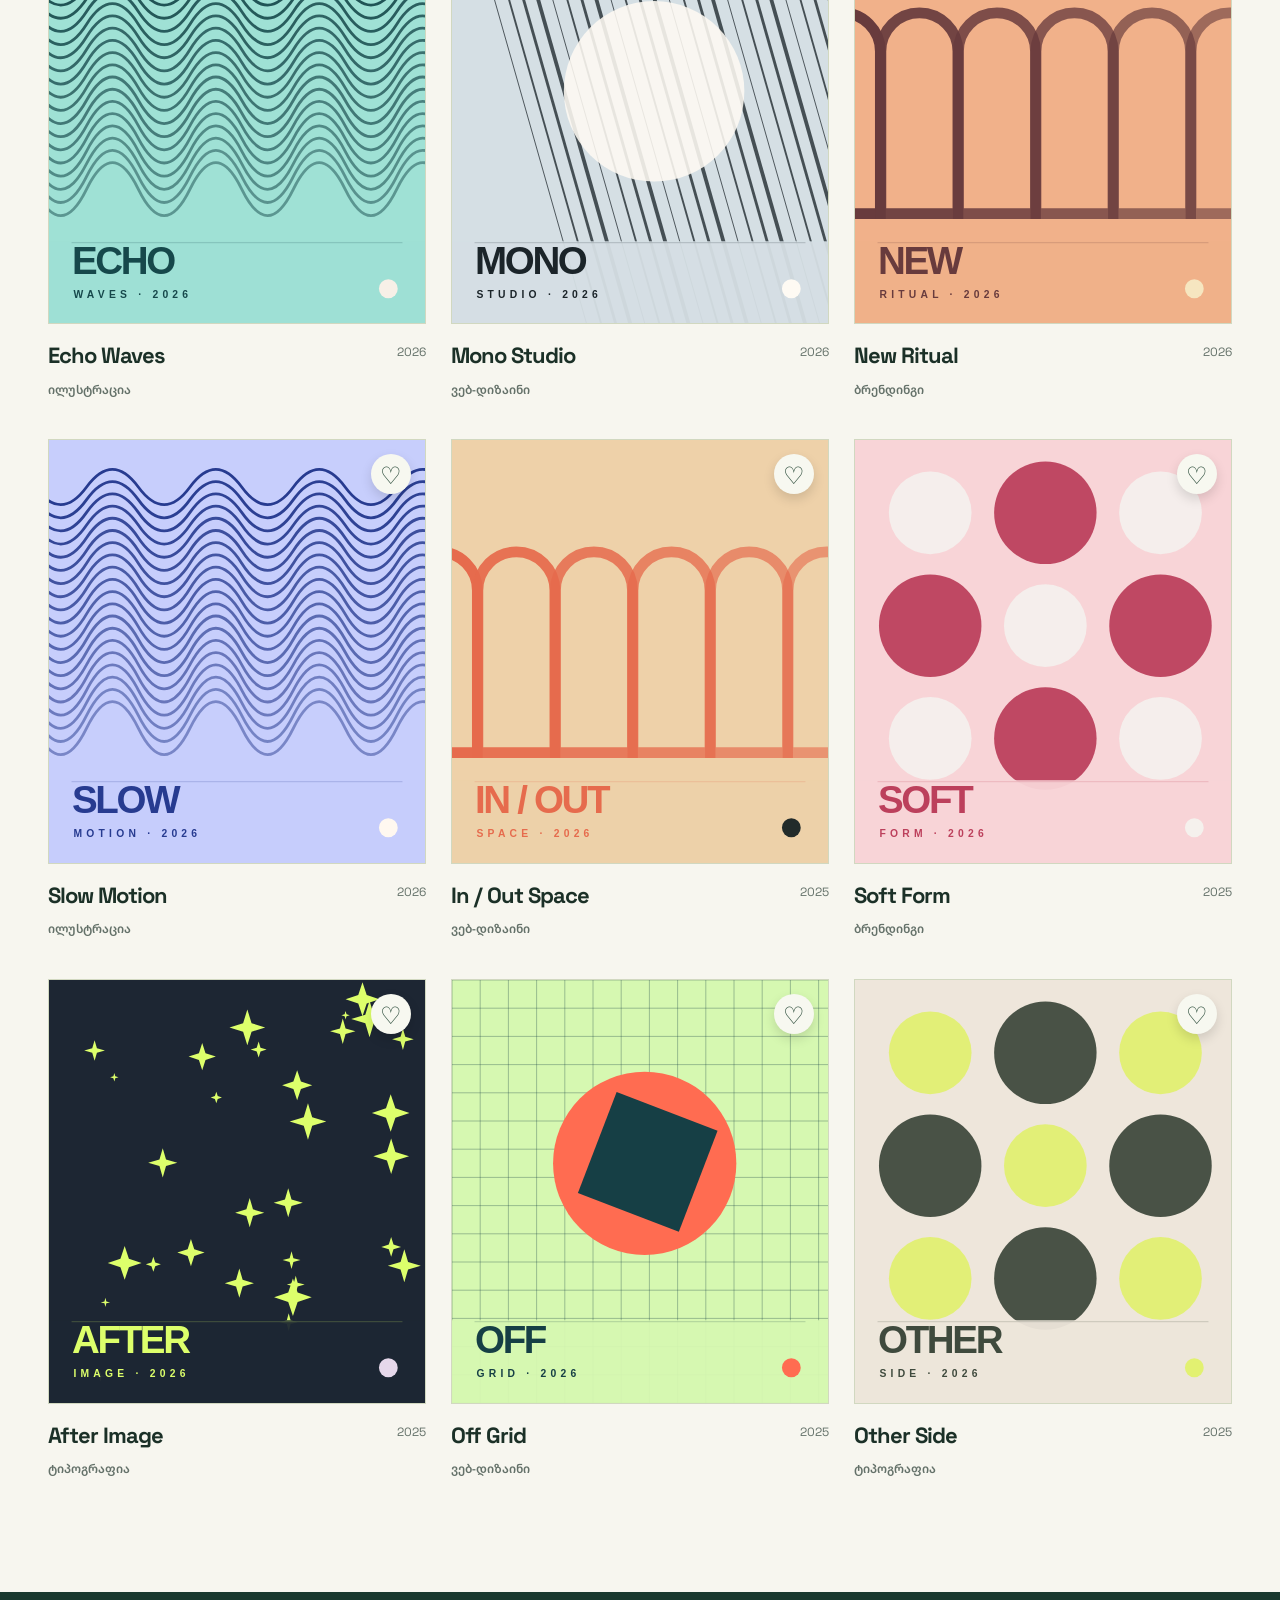
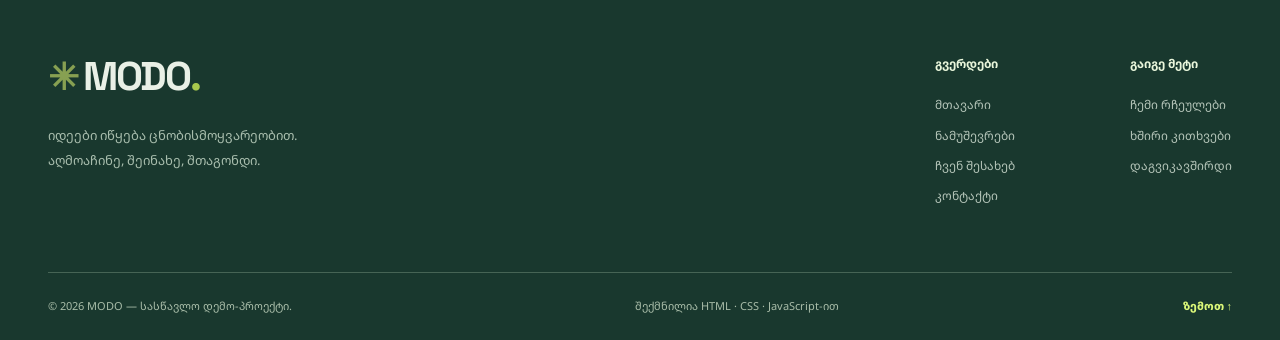
<file: projects.html>
<!DOCTYPE html>
<html lang="ka">
<head>
 <meta charset="UTF-8">
 <meta name="viewport" content="width=device-width,initial-scale=1">
 <meta name="theme-color" content="#f7f6ef">
 <meta name="description" content="აღმოაჩინე დიზაინის ნამუშევრები: ძიება, ფილტრაცია, რჩეულები და ინტერაქტიული აღწერები.">
 <title>ნამუშევრები — იდეების კოლექცია | MODO</title>
 <link rel="icon" type="image/svg+xml" href="assets/favicon.svg">
 <link rel="preconnect" href="https://fonts.googleapis.com">
 <link rel="preconnect" href="https://fonts.gstatic.com" crossorigin>
 <link href="https://fonts.googleapis.com/css2?family=Noto+Sans+Georgian:wght@400;500;600;700;800;900&family=Space+Grotesk:wght@400;500;600;700&display=swap" rel="stylesheet">
 <link rel="stylesheet" href="style.css">
 <script src="data.js" defer></script>
 <script src="app.js" defer></script>
</head>
<body data-page="projects">
<a class="skip-link" href="#main">მთავარ შიგთავსზე გადასვლა</a>
<header class="site-header" id="top">
 <div class="header-inner container">
  <a href="index.html" class="brand" aria-label="MODO — მთავარი გვერდი"><span class="brand-symbol" aria-hidden="true">✳</span><span>MODO<span class="brand-period">.</span></span></a>
  <nav class="desktop-nav" aria-label="მთავარი მენიუ"><a class="nav-link " href="index.html" >მთავარი</a><a class="nav-link active" href="projects.html" aria-current="page">ნამუშევრები</a><a class="nav-link " href="about.html" >ჩვენ შესახებ</a><a class="nav-link " href="contact.html" >კონტაქტი</a></nav>
  <div class="header-actions">
   <a class="saved-link" href="projects.html?favorites=1" title="რჩეული ნამუშევრები" aria-label="რჩეული ნამუშევრების ნახვა"><svg class="icon-svg" viewBox="0 0 24 24" aria-hidden="true"><path d="M20.8 4.6a5.6 5.6 0 0 0-7.9 0l-.9.9-.9-.9a5.6 5.6 0 0 0-7.9 7.9L12 21l8.8-8.5a5.6 5.6 0 0 0 0-7.9Z"/></svg><span class="saved-count">0</span></a>
   <button type="button" class="icon-btn theme-toggle" aria-label="თემის შეცვლა" title="ღია / მუქი თემა"><svg class="icon-svg sun-icon" viewBox="0 0 24 24" aria-hidden="true"><circle cx="12" cy="12" r="4"/><path d="M12 2v2m0 16v2M4.9 4.9l1.4 1.4m11.4 11.4 1.4 1.4M2 12h2m16 0h2M4.9 19.1l1.4-1.4M17.7 6.3l1.4-1.4"/></svg></button>
   <button type="button" class="icon-btn menu-toggle" aria-label="მენიუს გახსნა" aria-expanded="false" aria-controls="mobile-nav"><span class="menu-bars"></span></button>
  </div>
 </div>
 <nav id="mobile-nav" class="mobile-nav" aria-label="მობილური მენიუ" hidden><a class="nav-link " href="index.html" >მთავარი</a><a class="nav-link active" href="projects.html" aria-current="page">ნამუშევრები</a><a class="nav-link " href="about.html" >ჩვენ შესახებ</a><a class="nav-link " href="contact.html" >კონტაქტი</a></nav>
</header>
<main id="main">
<section class="page-hero projects-hero"><div class="container"><span class="section-kicker">MODO ARCHIVE / 2026</span><div class="page-hero-row"><h1>იდეების<br><em>კოლექცია.</em></h1><div class="page-hero-side"><span class="page-hero-symbol">✳</span><p>ათვალიერე, გაფილტრე და შეინახე ის, რაც ყველაზე მეტად მოგწონს.</p></div></div><div class="hero-rule"><span>EXPLORE THE ARCHIVE</span><span>12 PROJECTS / 04 CATEGORIES</span></div></div></section>
<section class="section-pad collection-section"><div class="container"><div class="collection-tools"><div class="search-field"><svg viewBox="0 0 24 24" class="icon-svg" aria-hidden="true"><circle cx="11" cy="11" r="7"/><path d="m16 16 5 5"/></svg><label class="sr-only" for="project-search">ნამუშევრების ძიება</label><input id="project-search" type="search" placeholder="მოძებნე ნამუშევარი..." autocomplete="off"></div><div class="tool-right"><label class="sr-only" for="project-sort">დალაგება</label><select id="project-sort" aria-label="ნამუშევრების დალაგება"><option value="newest">უახლესი ჯერ</option><option value="oldest">უძველესი ჯერ</option><option value="az">სახელით A–Z</option><option value="za">სახელით Z–A</option></select><button id="saved-only" type="button" class="saved-filter" aria-pressed="false"><span aria-hidden="true">♡</span> მხოლოდ რჩეულები</button></div></div>
 <div id="category-filters" class="filter-list" role="group" aria-label="კატეგორიით გაფილტვრა"></div>
 <div class="results-line"><span id="result-count" role="status" aria-live="polite">იტვირთება...</span><button type="button" id="reset-filters" class="reset-link">ფილტრების გასუფთავება ↗</button></div>
 <div class="project-grid all-projects-grid" id="all-projects"></div><div id="empty-state" class="empty-state" hidden><div class="empty-face">◌</div><h2>ვერაფერი მოიძებნა</h2><p>სცადე სხვა სიტყვა ან გაასუფთავე ფილტრები.</p><button class="btn btn-dark" type="button" id="empty-reset">ყველა ნამუშევრის ნახვა ↗</button></div>
 </div></section>
<dialog class="project-dialog" id="project-dialog" aria-labelledby="modal-title"><button type="button" class="dialog-close" aria-label="ფანჯრის დახურვა">✕</button><div class="dialog-body"><div class="dialog-art"><img id="modal-image" src="assets/posters/01.svg" alt="" width="800" height="900"></div><div class="dialog-info"><span class="section-kicker">PROJECT OVERVIEW / MODO</span><h2 id="modal-title">პროექტის დეტალები</h2><p class="modal-category" id="modal-category"></p><p id="modal-description"></p><dl class="modal-details"><div><dt>კლიენტი</dt><dd id="modal-client"></dd></div><div><dt>წელი</dt><dd id="modal-year"></dd></div><div><dt>მიმართულებები</dt><dd id="modal-services"></dd></div></dl><button type="button" class="btn btn-accent" id="modal-favorite">რჩეულებში შენახვა ♡</button></div></div></dialog>
</main>
<footer class="site-footer">
 <div class="container">
  <div class="footer-top"><div><a href="index.html" class="brand footer-brand"><span class="brand-symbol" aria-hidden="true">✳</span>MODO<span class="brand-period">.</span></a><p>იდეები იწყება ცნობისმოყვარეობით.<br>აღმოაჩინე, შეინახე, შთაგონდი.</p></div>
  <div class="footer-nav-group"><div><h3>გვერდები</h3><a href="index.html">მთავარი</a><a href="projects.html">ნამუშევრები</a><a href="about.html">ჩვენ შესახებ</a><a href="contact.html">კონტაქტი</a></div><div><h3>გაიგე მეტი</h3><a href="projects.html?favorites=1">ჩემი რჩეულები</a><a href="about.html#faq">ხშირი კითხვები</a><a href="contact.html#message">დაგვიკავშირდი</a></div></div></div>
  <div class="footer-bottom"><span>© 2026 MODO — სასწავლო დემო-პროექტი.</span><span>შექმნილია HTML · CSS · JavaScript-ით</span><a href="#top" class="back-to-top">ზემოთ ↑</a></div>
 </div>
</footer>
<div class="toast" role="status" aria-live="polite"></div>
</body>
</html>
</file>
<file: style.css>
/* MODO — responsive editorial design system; no CSS frameworks */
:root{color-scheme:light;--bg:#f7f6ef;--surface:#fffef9;--ink:#1b3027;--muted:#647169;--line:#cfd5c9;--deep:#19382e;--accent:#dcf879;--lilac:#d9d0ff;--coral:#f6a991;--shadow:0 16px 50px rgba(18,39,29,.09);--radius:4px;--container:1320px;--font:'Noto Sans Georgian',Arial,sans-serif;--latin:'Space Grotesk',Arial,sans-serif}
html[data-theme="dark"]{color-scheme:dark;--bg:#131f1b;--surface:#1b2c25;--ink:#f1f4e9;--muted:#b2bbad;--line:#42564a;--deep:#092016;--accent:#d7f672;--shadow:0 16px 50px rgba(0,0,0,.2)}
*,*:before,*:after{box-sizing:border-box}html{scroll-behavior:smooth}body{margin:0;background:var(--bg);color:var(--ink);font-family:var(--font);font-size:15px;line-height:1.7;overflow-x:hidden}button,input,select,textarea{font:inherit}button{cursor:pointer}a{color:inherit;text-decoration:none}img{display:block;max-width:100%}h1,h2,h3,p{margin-top:0}h1,h2,h3{line-height:1.15;letter-spacing:-.048em}h1,h2{font-weight:900}h2{font-size:clamp(35px,4.2vw,65px)}h2 em,h1 em{font-style:normal;color:#7c947b}p{line-height:1.85}.container{width:min(var(--container),calc(100% - 96px));margin-inline:auto}.sr-only{position:absolute;width:1px;height:1px;margin:-1px;padding:0;overflow:hidden;clip:rect(0,0,0,0);white-space:nowrap;border:0}.skip-link{position:fixed;top:10px;left:15px;padding:10px 18px;background:var(--accent);color:#152d20;z-index:1000;transform:translateY(-170%)}.skip-link:focus{transform:translateY(0)}:focus-visible{outline:3px solid #f0794c;outline-offset:4px}::selection{background:#dcf879;color:#17382c}
/* Navigation */
.site-header{position:relative;z-index:60;background:var(--bg);border-bottom:1px solid var(--line)}.header-inner{height:86px;display:flex;align-items:center;justify-content:space-between;gap:24px}.brand{font-family:var(--latin);font-size:30px;line-height:1;letter-spacing:-2px;font-weight:700;display:inline-flex;align-items:center;white-space:nowrap}.brand-symbol{font-size:37px;line-height:1;margin-right:6px;color:#87a052}.brand-period{color:#a8c84d}.desktop-nav{display:flex;align-items:center;gap:35px}.nav-link{font-size:13px;font-weight:700;position:relative;transition:color .2s}.nav-link:hover,.nav-link.active{color:#79a142}.nav-link.active:after{content:'';height:5px;width:5px;border-radius:50%;position:absolute;bottom:-13px;left:calc(50% - 2.5px);background:#8eb850}.header-actions{display:flex;align-items:center;gap:12px}.icon-btn,.saved-link{width:40px;height:40px;display:inline-flex;align-items:center;justify-content:center;border:1px solid var(--line);background:transparent;color:var(--ink);border-radius:50%;transition:background .2s,border-color .2s}.icon-btn:hover,.saved-link:hover{background:var(--accent);border-color:var(--accent);color:#17352b}.saved-link{gap:3px;width:auto;min-width:55px;padding:0 9px}.saved-count{font-family:var(--latin);font-size:12px;font-weight:700}.icon-svg{display:block;width:19px;height:19px;fill:none;stroke:currentColor;stroke-width:1.8;stroke-linecap:round;stroke-linejoin:round}.menu-toggle{display:none}.mobile-nav{display:none}
/* Shared buttons / typography */
.btn{display:inline-flex;align-items:center;justify-content:space-between;gap:35px;min-height:56px;padding:14px 24px;font-size:13px;font-weight:800;line-height:1.4;border:1px solid transparent;transition:transform .22s,background .22s}.btn:hover{transform:translateY(-3px)}.btn span{font-family:var(--latin);font-size:21px;font-weight:400}.btn-accent{background:var(--accent);color:#1a3328}.btn-accent:hover{background:#edffa4}.btn-dark{background:var(--deep);color:#f8f9ed}.btn-dark:hover{background:#365849}.section-pad{padding-block:112px}.section-kicker,.eyebrow{font-family:var(--latin),var(--font);font-size:11px;letter-spacing:.13em;font-weight:700;text-transform:uppercase}.section-kicker{display:block;margin-bottom:28px}.section-head{display:flex;justify-content:space-between;align-items:end;gap:32px;margin-bottom:42px}.section-head h2{margin-bottom:0}.section-head-right{max-width:330px}.section-head-right p,.intro-small{max-width:340px;color:var(--muted);font-size:14px}.center-action{display:flex;justify-content:center;margin-top:52px}
/* Landing hero */
.hero-section{background:var(--deep);color:#f5f5e8;overflow:hidden}.hero-layout{min-height:676px;display:grid;grid-template-columns:1.08fr 1fr}.hero-copy{position:relative;display:flex;flex-direction:column;justify-content:center;padding:62px 8% 53px 0;z-index:2}.eyebrow{display:flex;align-items:center;gap:10px;color:#c3d3c5;letter-spacing:.035em;font-family:var(--font);font-size:11px}.eyebrow-dot{width:8px;height:8px;background:var(--accent);border-radius:50%}.eyebrow-num{color:#829d8e;margin-left:15px;font-family:var(--latin)}.hero-copy h1{font-size:clamp(75px,8.25vw,128px);letter-spacing:-.085em;line-height:.99;margin:34px 0 28px}.headline-outline{color:transparent;-webkit-text-stroke:1.6px #e8eddf}.hero-period{color:var(--accent)}.hero-lead{font-size:14px;max-width:440px;color:#baccbf;line-height:1.95}.hero-actions{display:flex;align-items:center;gap:30px;margin-top:23px}.text-cta{font-size:13px;font-weight:700;border-bottom:1px solid #b5c4b9;padding-bottom:5px}.text-cta span{margin-left:10px}.hero-bottom{margin-top:auto;padding-top:48px;display:flex;align-items:center;gap:13px;color:#cedccf;font-size:10px;font-weight:600;line-height:1.65}.round-star{font-size:37px;color:var(--accent)}.hero-scroll{margin-left:auto;color:#9db0a1;font-family:var(--latin);font-size:9px;letter-spacing:.14em}.hero-visual{position:relative;min-height:670px;margin-right:calc((min(100vw,var(--container)) - 100vw)/2);overflow:hidden;background:#d2ef8d}.visual-grid{position:absolute;inset:0;opacity:.25;background-image:linear-gradient(to right,#35593c 1px,transparent 1px),linear-gradient(to bottom,#35593c 1px,transparent 1px);background-size:70px 70px}.hero-poster{position:absolute;width:48%;box-shadow:16px 28px 55px #214e3860;transition:transform .3s}.hero-poster img{height:100%;width:100%;object-fit:cover}.hero-poster-back{height:57%;top:7%;left:8%;transform:rotate(-11deg)}.hero-poster-front{height:68%;bottom:-1%;right:15%;transform:rotate(9deg)}.hero-poster-back:hover{transform:rotate(-7deg) translateY(-8px)}.hero-poster-front:hover{transform:rotate(5deg) translateY(-8px)}.hero-stamp{position:absolute;left:10%;bottom:14%;width:135px;height:135px;border:2px solid #17382d;border-radius:50%;display:flex;flex-direction:column;align-items:center;justify-content:center;transform:rotate(-14deg);background:var(--accent);color:#17382c;font-family:var(--latin);font-size:11px;letter-spacing:.18em;font-weight:700;box-shadow:7px 10px 0 #18392f22}.stamp-star{font-size:50px;line-height:1;letter-spacing:0}.vertical-tag{position:absolute;right:17px;top:50%;writing-mode:vertical-rl;color:#214539;font-size:10px;letter-spacing:.17em;font-family:var(--latin);font-weight:700}.ticker{background:var(--accent);color:#1b392e;white-space:nowrap;overflow:hidden;border-block:1px solid #849b4e}.ticker-track{font-family:var(--latin);font-weight:700;letter-spacing:.04em;font-size:19px;padding:11px 0;animation:ticker 32s linear infinite}@keyframes ticker{to{transform:translateX(-30%)}}
/* Projects cards */
.project-grid{display:grid;grid-template-columns:repeat(3,minmax(0,1fr));gap:38px 25px}.project-card{min-width:0}.card-image-wrap{position:relative;overflow:hidden;background:#dee5cc;aspect-ratio:.89;border:1px solid rgba(0,0,0,.06)}.card-image{width:100%;height:100%;object-fit:cover;transition:transform .4s cubic-bezier(.2,.7,.2,1)}.project-card:hover .card-image{transform:scale(1.07)}.card-open{padding:0;border:0;display:block;width:100%;text-align:left;background:transparent;color:inherit}.card-image-wrap .card-overlay{position:absolute;bottom:16px;left:16px;right:16px;display:flex;align-items:center;justify-content:space-between;pointer-events:none}.card-view{display:inline-block;background:#f7f8f0;color:#1a3729;padding:9px 13px;font-size:10px;font-weight:800;opacity:0;transform:translateY(12px);transition:.25s}.project-card:hover .card-view,.card-open:focus-visible .card-view{opacity:1;transform:translateY(0)}.favorite-btn{position:absolute;z-index:2;top:14px;right:14px;border:0;border-radius:50%;width:40px;height:40px;display:grid;place-items:center;background:#f7f8f0;color:#254634;font-size:24px;box-shadow:0 5px 12px #0002;transition:transform .18s}.favorite-btn:hover{transform:scale(1.1)}.favorite-btn[aria-pressed="true"]{background:var(--accent);color:#163c2f}.card-meta{display:flex;gap:10px;justify-content:space-between;align-items:start;padding:18px 0 0}.card-meta h3{font-family:var(--latin);font-size:22px;font-weight:700;line-height:1.2;letter-spacing:-.045em;margin:0 0 7px}.card-meta .category-label{color:var(--muted);font-size:12px;font-weight:600}.card-year{font-family:var(--latin);font-size:12px;color:var(--muted)}.carousel-controls{display:flex;gap:9px;margin-top:17px}.round-btn{border:1px solid var(--line);border-radius:50%;background:transparent;color:var(--ink);width:43px;height:43px;font-family:var(--latin);font-size:23px;line-height:1}.round-btn:hover{background:var(--accent);color:#1a352a;border-color:var(--accent)}
/* Manifesto */
.manifesto-section{background:#e1e1d4;color:#1a3228;padding:0}.manifesto-grid{display:grid;grid-template-columns:1fr 1fr;min-height:550px}.manifesto-art{position:relative;overflow:hidden;background:#d0bff3;min-height:500px;display:flex;align-items:center;justify-content:center}.huge-asterisk{color:#334a3d;font-size:470px;line-height:1;transform:rotate(-19deg);font-family:Arial,sans-serif;transition:transform .4s}.manifesto-art:hover .huge-asterisk{transform:rotate(2deg)}.man-sticker{position:absolute;z-index:2;top:42px;left:40px;font-family:var(--latin);font-weight:700;line-height:1.15;font-size:17px}.art-corner{position:absolute;bottom:32px;right:30px;letter-spacing:.14em;font-size:10px;font-family:var(--latin);font-weight:700}.manifesto-copy{padding:95px 0 65px 76px;display:flex;flex-direction:column;justify-content:center}.manifesto-copy h2{font-size:clamp(38px,4.4vw,65px);margin-bottom:23px}.manifesto-copy h2 em{color:#718664}.manifesto-copy>p{max-width:425px;color:#57685e;font-size:14px}.link-arrow{align-self:flex-start;font-size:13px;font-weight:800;border-bottom:1px solid currentColor;margin-top:13px;padding-bottom:9px}.link-arrow span{margin-left:30px}.manifesto-numbers{display:flex;gap:50px;border-top:1px solid #a9afa0;padding-top:25px;margin-top:55px}.manifesto-numbers div{display:flex;flex-direction:column;gap:5px}.manifesto-numbers strong{font-family:var(--latin);font-size:35px;line-height:1}.manifesto-numbers span{font-size:11px;color:#617164}
/* Categories and CTA */
.category-tiles{display:grid;grid-template-columns:repeat(4,1fr);gap:15px}.category-tile{min-height:255px;position:relative;display:flex;flex-direction:column;justify-content:space-between;padding:21px;overflow:hidden;transition:transform .2s}.category-tile:hover{transform:translateY(-6px)}.tile-yellow{background:#e8f3b3;color:#1a3628}.tile-lilac{background:#d9cff7;color:#2d2c47}.tile-pink{background:#f9c7c0;color:#6a3b3f}.tile-blue{background:#bddcda;color:#24544c}.cat-number{font-family:var(--latin);font-size:13px;letter-spacing:.04em}.cat-graphic{position:absolute;right:20px;top:48px;font-size:105px;font-family:var(--latin);font-weight:700;line-height:1}.category-tile strong{font-size:19px;letter-spacing:-.03em;margin-top:auto}.cat-arrow{align-self:end;font-family:var(--latin);font-size:26px;margin-top:10px}.callout-section{background:var(--accent);color:#18372b;padding:85px 0}.callout-section .container{display:grid;grid-template-columns:1fr auto;align-items:center}.callout-section h2{font-size:clamp(65px,8.6vw,135px);line-height:1.02;margin:18px 0}.callout-section h2 span{color:#6c8959}.callout-section p{grid-column:1/-1;margin:0;font-size:15px;font-weight:600}.callout-link{width:135px;height:135px;border:2px solid #19392d;border-radius:50%;display:grid;place-items:center;font-size:95px;font-family:var(--latin);font-weight:400;line-height:1;transition:transform .3s}.callout-link:hover{transform:rotate(40deg);background:#f3ffcc}
/* Inner page hero */
.page-hero{background:#e7eadb;color:#1a3629;padding:80px 0 35px}.page-hero h1{font-size:clamp(67px,9.1vw,139px);line-height:1.03;letter-spacing:-.078em;margin:18px 0 37px}.page-hero h1 em{color:#8ea076}.page-hero-row{display:flex;align-items:end;justify-content:space-between;gap:30px}.page-hero-side{max-width:300px;margin-bottom:55px}.page-hero-side p{font-size:14px;color:#516956}.page-hero-symbol{font-size:clamp(130px,22vw,270px);line-height:.95;color:#b5cba7;font-family:Arial,sans-serif}.hero-rule{display:flex;justify-content:space-between;align-items:center;border-top:1px solid #a9baa8;padding-top:18px;font-family:var(--latin);font-size:10px;letter-spacing:.13em;font-weight:700}.about-hero{background:#d4ccf5}.about-hero h1 em{color:#655b9c}.about-hero .page-hero-symbol{color:#776ab3}.contact-hero{background:#f5c2b2}.contact-hero h1 em{color:#ad4d43}.contact-hero .page-hero-symbol{color:#cc806d;font-family:var(--latin)}
/* Collection filtering */
.collection-section{padding-top:66px}.collection-tools{display:flex;justify-content:space-between;gap:22px;flex-wrap:wrap}.search-field{display:flex;align-items:center;gap:12px;border-bottom:1px solid var(--ink);max-width:450px;min-width:280px;flex:1;padding-bottom:10px}.search-field input{flex:1;min-width:0;background:transparent;border:0;outline:0;color:var(--ink);padding:8px 0;font-size:14px}.search-field input:focus-visible{outline:0}.search-field:focus-within{border-color:#83aa4c;border-bottom-width:3px}.search-field input::placeholder{color:var(--muted)}.tool-right{display:flex;gap:12px;align-items:center}.tool-right select,.saved-filter{padding:13px 16px;color:var(--ink);background:var(--surface);border:1px solid var(--line);font-weight:700;font-size:12px}.tool-right select{min-width:160px}.saved-filter[aria-pressed="true"]{background:var(--accent);color:#213b2c;border-color:#aabf64}.saved-filter span{font-size:19px;vertical-align:middle;margin-right:4px}.filter-list{display:flex;flex-wrap:wrap;gap:10px;margin:34px 0 31px}.filter-chip{background:transparent;border:1px solid var(--line);color:var(--ink);padding:10px 19px;font-size:12px;font-weight:800;transition:background .2s}.filter-chip:hover{background:var(--surface)}.filter-chip[aria-pressed="true"]{background:var(--deep);border-color:var(--deep);color:#fff}.results-line{display:flex;justify-content:space-between;align-items:center;padding-bottom:13px;margin-bottom:28px;border-bottom:1px solid var(--line)}.results-line span{font-size:12px;color:var(--muted)}.reset-link{border:0;background:transparent;color:var(--muted);font-size:12px;text-decoration:underline;text-underline-offset:5px}.empty-state{text-align:center;padding:60px 15px}.empty-state[hidden]{display:none}.empty-face{font-family:var(--latin);font-size:115px;line-height:1;color:#95a77c}.empty-state h2{font-size:36px}.empty-state p{color:var(--muted)}
/* Dialog */
.project-dialog{width:min(950px,calc(100% - 36px));max-height:calc(100vh - 40px);padding:0;border:0;background:var(--surface);color:var(--ink);box-shadow:0 30px 100px #0005;overflow:auto}.project-dialog::backdrop{background:#0d1b16bd;backdrop-filter:blur(6px)}.dialog-close{position:absolute;z-index:2;right:20px;top:20px;width:44px;height:44px;border-radius:50%;border:1px solid var(--line);background:var(--surface);color:var(--ink);font-size:17px}.dialog-body{display:grid;grid-template-columns:.9fr 1fr}.dialog-art{background:#dde4ca;max-height:700px}.dialog-art img{width:100%;height:100%;min-height:580px;object-fit:cover}.dialog-info{padding:75px 52px 45px;display:flex;flex-direction:column;align-items:flex-start}.dialog-info h2{font-family:var(--latin);font-size:clamp(42px,5vw,72px);margin:0 0 8px}.dialog-info p{color:var(--muted)}.modal-category{font-size:12px;margin-bottom:30px;font-weight:700}.modal-details{width:100%;margin:27px 0}.modal-details div{display:flex;justify-content:space-between;gap:15px;border-top:1px solid var(--line);padding:12px 0}.modal-details dt{font-size:12px;color:var(--muted)}.modal-details dd{font-size:12px;font-weight:700;margin:0;text-align:right}.dialog-info .btn{margin-top:auto}
/* About */
.about-intro-grid{display:grid;grid-template-columns:1fr 1fr;gap:10%}.about-intro h2{font-size:clamp(44px,5.6vw,80px)}.about-intro-text{padding-top:42px;color:var(--muted)}.about-intro-text .large-para{font-size:21px;color:var(--ink);font-weight:700;line-height:1.55}.values-section{background:var(--deep);color:#ecf4e9}.value-grid{display:grid;grid-template-columns:repeat(3,1fr);gap:18px}.value-card{border:1px solid #557365;padding:30px 28px 35px;min-height:320px;display:flex;flex-direction:column;position:relative}.value-ico{font-size:65px;color:var(--accent);font-family:var(--latin);line-height:1}.value-n{position:absolute;top:30px;right:28px;font-family:var(--latin);color:#9aac9d;font-size:12px}.value-card h3{font-size:23px;margin:auto 0 8px}.value-card p{font-size:13px;color:#acbdb1;margin:0}.process-steps{display:grid;grid-template-columns:repeat(3,1fr);border-top:1px solid var(--line)}.process-steps>div{padding:30px 35px 15px 0}.process-steps>div:not(:last-child){border-right:1px solid var(--line);margin-right:24px}.process-steps span{font-family:var(--latin);font-size:71px;line-height:1;color:#a9bc94}.process-steps h3{font-size:24px;margin:22px 0 6px}.process-steps p{font-size:13px;max-width:280px;color:var(--muted)}.faq-section{background:#e1e5d9;color:#1b3429}.faq-grid{display:grid;grid-template-columns:.75fr 1.25fr;gap:10%}.faq-grid h2{margin-bottom:20px}.faq-grid>div>p{font-size:13px;color:#5d7060}.faq-list details{border-bottom:1px solid #a5b0a1}.faq-list details:first-child{border-top:1px solid #a5b0a1}.faq-list summary{font-weight:700;padding:21px 3px;cursor:pointer;display:flex;align-items:center;justify-content:space-between;gap:15px;list-style:none}.faq-list summary::-webkit-details-marker{display:none}.faq-list summary span{font-size:25px;font-family:var(--latin);transition:transform .2s}.faq-list details[open] summary span{transform:rotate(45deg)}.faq-list details p{font-size:13px;color:#617363;padding:0 27px 12px 3px;margin:0}.about-end{background:var(--accent);color:#1b362c;padding:42px 0}.about-end .container{display:flex;align-items:center;justify-content:space-between;gap:24px}.about-end .container>span{font-family:var(--latin);font-size:12px;font-weight:700;letter-spacing:.12em}.about-end a{font-weight:900;font-size:18px}.about-end a span{margin-left:30px;font-size:24px}
/* Contact */
.contact-grid{display:grid;grid-template-columns:.85fr 1.15fr;gap:10%}.contact-aside h2{font-size:clamp(45px,5.2vw,76px)}.colored-dot{color:#ef936f}.contact-aside>p{max-width:395px;color:var(--muted);font-size:14px}.contact-note{display:flex;align-items:start;gap:16px;padding:16px 0;border-top:1px solid var(--line);max-width:420px;margin-top:34px}.contact-note span{color:#74965a;font-size:34px;line-height:1}.contact-note p{color:var(--muted);font-size:12px;margin:0}.contact-graphic{height:235px;max-width:420px;background:#d5cbfc;margin-top:45px;color:#293f3a;display:flex;justify-content:space-between;padding:34px;overflow:hidden}.contact-graphic>span{font-family:var(--latin);font-size:55px;font-weight:700;line-height:1;letter-spacing:-.07em}.contact-graphic>span span{color:#ff7859}.contact-graphic i{font-family:Arial;font-style:normal;font-size:180px;line-height:1;transform:translate(15px,35px)}.form-panel{background:var(--surface);padding:40px 46px;border:1px solid var(--line)}.form-panel-title{display:flex;justify-content:space-between;align-items:center}.form-panel-title h2{font-size:35px;margin:0}.form-panel-title span{font-size:30px;color:#8aa566}.form-intro{font-size:13px;color:var(--muted);margin-top:10px;margin-bottom:30px}.form-row{display:grid;grid-template-columns:1fr 1fr;gap:17px}.field{display:flex;flex-direction:column;gap:8px;margin-bottom:18px}.field label{font-size:12px;font-weight:800}.field label span,.form-bottom p span{color:#e36850}.field input,.field select,.field textarea{width:100%;min-width:0;border:1px solid var(--line);background:var(--bg);color:var(--ink);outline:0;border-radius:0;padding:13px 14px;font-size:13px}.field input:focus,.field select:focus,.field textarea:focus{border-color:#7f9c55;box-shadow:0 0 0 2px #9ab96a22}.field input[aria-invalid="true"],.field select[aria-invalid="true"],.field textarea[aria-invalid="true"]{border-color:#e36850}.field textarea{resize:vertical;min-height:130px}.field-error{font-size:11px;color:#c84d3e;min-height:15px}.form-bottom{display:flex;align-items:center;justify-content:space-between;gap:10px}.form-bottom p{font-size:11px;color:var(--muted);margin:0}.form-success{margin-top:22px;padding:16px;background:#d9f5c2;color:#23452b;font-weight:700;font-size:13px;border-left:4px solid #74a650}.form-success[hidden]{display:none}.contact-banner{background:#d7cfef;color:#253e32;padding:24px 0}.contact-banner .container{display:flex;align-items:center;justify-content:space-between;font-family:var(--latin);font-weight:700;font-size:20px;letter-spacing:-.02em}.contact-banner .container span:last-child{font-size:41px}
/* Footer and toast */
.site-footer{background:var(--deep);color:#e9f0e6;padding-top:65px}.footer-top{display:flex;justify-content:space-between;gap:40px;padding-bottom:65px}.footer-brand{font-size:40px}.footer-top p{font-size:13px;color:#a8bdad;margin:26px 0 0}.footer-nav-group{display:flex;gap:115px}.footer-nav-group>div{display:flex;flex-direction:column;align-items:start;gap:10px}.footer-nav-group h3{font-size:12px;letter-spacing:0;color:#eaf7dc;margin-bottom:14px}.footer-nav-group a{font-size:12px;color:#b5c5b9}.footer-nav-group a:hover{color:var(--accent)}.footer-bottom{border-top:1px solid #466455;min-height:68px;display:flex;align-items:center;justify-content:space-between;gap:15px;color:#a9bda9;font-size:11px}.back-to-top{color:var(--accent);font-weight:800}.toast{position:fixed;bottom:25px;right:25px;max-width:min(360px,calc(100vw - 40px));padding:15px 20px;z-index:101;background:#17382e;color:#eef7e7;border-left:5px solid #d6f873;box-shadow:var(--shadow);font-size:13px;font-weight:700;opacity:0;transform:translateY(15px);pointer-events:none;transition:opacity .22s,transform .22s}.toast.visible{opacity:1;transform:translateY(0)}
/* Responsive */
@media(max-width:1100px){.container{width:min(var(--container),calc(100% - 64px))}.desktop-nav{gap:20px}.hero-copy h1{font-size:clamp(67px,8vw,105px)}.hero-layout{grid-template-columns:1fr 1fr}.hero-poster{width:58%}.hero-poster-front{right:8%}.manifesto-copy{padding-left:45px}.section-pad{padding-block:90px}.footer-nav-group{gap:65px}}
@media(max-width:800px){.desktop-nav{display:none}.menu-toggle{display:inline-flex}.menu-bars,.menu-bars:before,.menu-bars:after{content:'';display:block;width:18px;height:2px;background:currentColor;position:relative;transition:.2s}.menu-bars:before{position:absolute;top:-6px}.menu-bars:after{position:absolute;top:6px}.menu-toggle[aria-expanded="true"] .menu-bars{background:transparent}.menu-toggle[aria-expanded="true"] .menu-bars:before{transform:rotate(45deg);top:0;background:var(--ink)}.menu-toggle[aria-expanded="true"] .menu-bars:after{transform:rotate(-45deg);top:0;background:var(--ink)}.mobile-nav:not([hidden]){display:flex;flex-direction:column;gap:0;padding:10px 32px 22px;border-top:1px solid var(--line);background:var(--bg)}.mobile-nav .nav-link{padding:13px 0;border-bottom:1px solid var(--line);font-size:15px}.mobile-nav .nav-link.active:after{display:none}.hero-layout{grid-template-columns:1fr}.hero-copy{min-height:600px;padding-right:0}.hero-copy h1{font-size:clamp(78px,12vw,115px)}.hero-bottom{padding-top:40px}.hero-visual{margin:0 -32px;min-height:550px}.hero-poster{width:40%}.hero-poster-back{left:18%}.hero-poster-front{right:20%}.hero-stamp{left:14%}.project-grid{grid-template-columns:repeat(2,minmax(0,1fr))}.manifesto-grid{grid-template-columns:1fr}.manifesto-art{min-height:410px}.manifesto-copy{padding:70px 15px 80px}.category-tiles{grid-template-columns:repeat(2,1fr)}.category-tile{min-height:220px}.page-hero h1{font-size:clamp(67px,11vw,105px)}.page-hero-symbol{font-size:145px}.contact-grid,.faq-grid{grid-template-columns:1fr;gap:52px}.contact-graphic{display:none}.about-intro-grid{gap:5%}.value-grid{gap:10px}.value-card{padding:24px 17px}.value-card h3{font-size:20px}.footer-nav-group{gap:30px}}
@media(max-width:600px){.container{width:calc(100% - 36px)}.header-inner{height:70px}.brand{font-size:26px}.brand-symbol{font-size:30px}.header-actions{gap:7px}.saved-link{min-width:47px}.icon-btn{height:37px;width:37px}.mobile-nav:not([hidden]){padding-inline:18px}.section-pad{padding-block:70px}.section-kicker{margin-bottom:20px}.hero-copy{min-height:565px;padding:45px 0 28px}.eyebrow{font-size:10px;flex-wrap:wrap}.eyebrow-num{margin-left:0}.hero-copy h1{font-size:clamp(66px,14vw,92px);margin:28px 0 24px}.hero-lead{font-size:13px}.hero-actions{align-items:flex-start;flex-direction:column;gap:19px}.hero-bottom{padding-top:36px}.hero-scroll{display:none}.hero-visual{margin:0 -18px;min-height:435px}.hero-poster{width:51%}.hero-poster-back{left:9%}.hero-poster-front{right:12%}.hero-stamp{width:92px;height:92px;font-size:8px;left:8%;bottom:7%}.stamp-star{font-size:31px}.vertical-tag{font-size:7px;right:8px}.ticker-track{font-size:14px;padding:11px 0}.section-head{align-items:start;flex-direction:column;gap:14px;margin-bottom:30px}.section-head h2,h2{font-size:clamp(36px,9vw,51px)}.section-head-right{max-width:100%;width:100%;display:flex;justify-content:space-between;align-items:end;gap:20px}.section-head-right p{margin:0}.carousel-controls{margin-top:0}.project-grid{grid-template-columns:1fr;gap:35px}.card-image-wrap{aspect-ratio:.89}.card-view{opacity:1;transform:none}.manifesto-art{min-height:360px}.huge-asterisk{font-size:350px}.manifesto-copy{padding:58px 0 70px}.manifesto-numbers{gap:32px;margin-top:42px}.category-tiles{gap:10px}.category-tile{min-height:180px;padding:15px}.category-tile strong{font-size:15px}.cat-graphic{font-size:70px;right:10px;top:40px}.callout-section{padding:70px 0}.callout-section h2{font-size:clamp(61px,12vw,85px)}.callout-link{width:74px;height:74px;font-size:55px}.callout-section p{font-size:12px}.page-hero{padding-top:61px}.page-hero h1{font-size:clamp(60px,11.3vw,90px);margin:15px 0 28px}.page-hero-side{display:none}.page-hero-symbol{font-size:83px}.hero-rule{font-size:8px}.collection-section{padding-top:42px}.search-field{min-width:100%;max-width:100%}.tool-right{width:100%;justify-content:space-between}.tool-right select,.saved-filter{padding:12px 10px;font-size:11px}.filter-list{gap:8px;margin:26px 0}.filter-chip{padding:8px 12px;font-size:11px}.dialog-body{grid-template-columns:1fr}.dialog-art{max-height:300px}.dialog-art img{min-height:0;height:300px}.dialog-info{padding:35px 25px 28px}.dialog-info h2{font-size:50px}.modal-category{margin-bottom:14px}.project-dialog{max-height:calc(100vh - 20px)}.dialog-close{top:10px;right:10px}.about-intro-grid{grid-template-columns:1fr;gap:8px}.about-intro-text{padding:0}.about-intro-text .large-para{font-size:18px}.value-grid{grid-template-columns:1fr}.value-card{min-height:235px}.process-steps{grid-template-columns:1fr}.process-steps>div{border-right:0!important;border-bottom:1px solid var(--line);margin-right:0!important;padding-bottom:28px}.process-steps span{font-size:53px}.faq-grid{gap:25px}.about-end .container{flex-direction:column;align-items:start}.contact-grid{gap:35px}.form-panel{padding:25px 19px}.form-row{grid-template-columns:1fr;gap:0}.form-bottom{align-items:start;flex-direction:column;gap:16px}.form-bottom .btn{width:100%}.contact-banner .container{font-size:13px}.footer-top{flex-direction:column;gap:45px;padding-bottom:45px}.footer-nav-group{gap:70px}.footer-bottom{align-items:start;flex-direction:column;padding:22px 0;gap:7px}.footer-brand{font-size:36px}}
@media(prefers-reduced-motion:reduce){html{scroll-behavior:auto}*,*:before,*:after{animation-duration:.01ms!important;animation-iteration-count:1!important;transition-duration:.01ms!important}}
</file>
